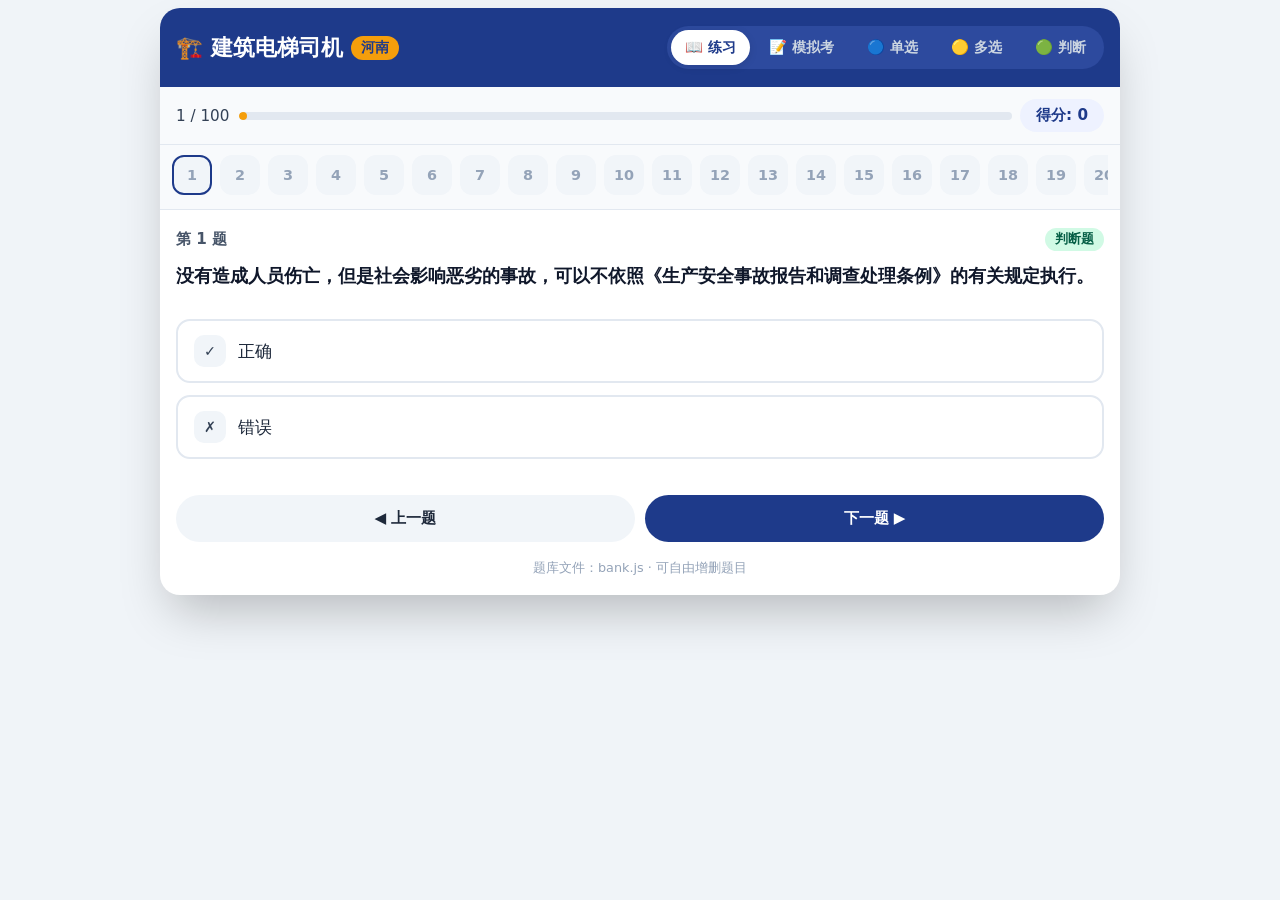
<file: kaoshi/index.html>
<!DOCTYPE html>
<html lang="zh-CN">
<head>
    <meta charset="UTF-8">
    <meta name="viewport" content="width=device-width, initial-scale=1.0, maximum-scale=1.0, user-scalable=no">
    <title>河南建筑电梯司机 · 全题型练习考试系统</title>
    <style>
        * { margin: 0; padding: 0; box-sizing: border-box; font-family: system-ui, -apple-system, 'Segoe UI', Roboto, sans-serif; -webkit-tap-highlight-color: transparent; }
        body { background: #f0f4f8; min-height: 100vh; display: flex; justify-content: center; align-items: flex-start; padding: 8px; }
        .app-container { max-width: 960px; width: 100%; background: #fff; border-radius: 20px; box-shadow: 0 25px 50px -12px rgba(0,0,0,0.25); overflow: hidden; margin: 0 auto; }
        .app-header { background: #1e3a8a; color: #fff; padding: 18px 16px; display: flex; justify-content: space-between; align-items: center; flex-wrap: wrap; gap: 10px; }
        .app-header h1 { font-size: 1.35rem; font-weight: 600; display: flex; align-items: center; gap: 8px; }
        .app-header h1 span { background: #f59e0b; font-size: 0.85rem; padding: 3px 10px; border-radius: 30px; color: #1e3a8a; font-weight: 700; }
        .mode-nav { display: flex; gap: 5px; background: #2d4a9e; padding: 4px; border-radius: 40px; flex-wrap: wrap; }
        .mode-btn { border: none; background: transparent; color: #cbd5e1; padding: 8px 14px; border-radius: 30px; font-weight: 600; font-size: 0.9rem; cursor: pointer; transition: all 0.2s; white-space: nowrap; }
        .mode-btn.active { background: #fff; color: #1e3a8a; box-shadow: 0 2px 8px rgba(0,0,0,0.1); }
        .stats-bar { display: flex; justify-content: space-between; align-items: center; padding: 12px 16px; background: #f8fafc; border-bottom: 1px solid #e2e8f0; font-size: 0.95rem; color: #334155; flex-wrap: wrap; gap: 8px; }
        .progress { display: flex; align-items: center; gap: 10px; flex: 1; min-width: 150px; }
        .progress-bar-bg { flex: 1; height: 8px; background: #e2e8f0; border-radius: 10px; overflow: hidden; }
        .progress-bar-fill { height: 100%; width: 0%; background: #f59e0b; border-radius: 10px; transition: width 0.2s; }
        .score-display { background: #eef2ff; padding: 6px 16px; border-radius: 30px; font-weight: 600; color: #1e3a8a; font-size: 0.95rem; }
        .qnav-wrapper { padding: 10px 12px 6px; background: #f8fafc; border-bottom: 1px solid #e2e8f0; }
        .qnav-scroll { display: flex; gap: 8px; overflow-x: auto; padding-bottom: 8px; scrollbar-width: thin; -webkit-overflow-scrolling: touch; }
        .qnav-scroll::-webkit-scrollbar { height: 4px; }
        .qnav-scroll::-webkit-scrollbar-thumb { background: #cbd5e1; border-radius: 4px; }
        .qnum { min-width: 40px; height: 40px; flex-shrink: 0; display: flex; align-items: center; justify-content: center; border-radius: 12px; font-size: 0.9rem; font-weight: 700; background: #f1f5f9; color: #475569; border: 2px solid transparent; cursor: pointer; transition: all 0.15s; padding: 0 4px; }
        .qnum.current { border-color: #1e3a8a; background: #eef2ff; color: #1e3a8a; }
        .qnum.correct { background: #d1fae5; color: #065f46; border-color: #10b981; }
        .qnum.wrong { background: #fee2e2; color: #991b1b; border-color: #ef4444; }
        .qnum.unanswered { background: #f1f5f9; color: #94a3b8; }
        .qnum.selected { background: #e0e7ff; color: #1e3a8a; border-color: #6366f1; }
        .question-area { padding: 18px 16px 10px; }
        .question-number { color: #475569; font-size: 0.95rem; font-weight: 600; margin-bottom: 10px; display: flex; justify-content: space-between; align-items: center; flex-wrap: wrap; gap: 8px; }
        .type-badge { font-size: 0.8rem; padding: 3px 10px; border-radius: 20px; font-weight: 700; }
        .type-single { background: #dbeafe; color: #1e40af; }
        .type-multi { background: #fef3c7; color: #92400e; }
        .type-judge { background: #d1fae5; color: #065f46; }
        .question-text { font-size: 1.15rem; font-weight: 600; color: #0f172a; line-height: 1.6; margin-bottom: 18px; min-height: 2.5rem; }
        .options-list { display: flex; flex-direction: column; gap: 12px; margin-bottom: 14px; }
        .option-item { display: flex; align-items: center; gap: 12px; padding: 14px 16px; background: #fff; border: 2px solid #e2e8f0; border-radius: 14px; cursor: pointer; transition: all 0.15s; font-size: 1.05rem; color: #1e293b; }
        .option-item:hover { background: #f8fafc; }
        .option-item.selected { border-color: #6366f1; background: #eef2ff; }
        .option-item.correct-highlight { border-color: #10b981; background: #ecfdf5; }
        .option-item.wrong-highlight { border-color: #ef4444; background: #fef2f2; }
        .option-letter { width: 32px; height: 32px; display: flex; align-items: center; justify-content: center; background: #f1f5f9; border-radius: 10px; font-weight: 700; color: #334155; flex-shrink: 0; font-size: 0.9rem; }
        .option-item.selected .option-letter { background: #6366f1; color: #fff; }
        .option-item.correct-highlight .option-letter { background: #10b981; color: #fff; }
        .option-item.wrong-highlight .option-letter { background: #ef4444; color: #fff; }
        .feedback-message { margin-top: 10px; padding: 14px 16px; border-radius: 12px; font-weight: 500; font-size: 0.95rem; line-height: 1.6; }
        .feedback-correct { background: #ecfdf5; color: #065f46; border-left: 5px solid #10b981; }
        .feedback-wrong { background: #fef2f2; color: #991b1b; border-left: 5px solid #ef4444; }
        .feedback-info { background: #eff6ff; color: #1e40af; border-left: 5px solid #3b82f6; }
        .action-buttons { display: flex; gap: 10px; padding: 12px 16px 18px; flex-wrap: wrap; }
        .btn { padding: 13px 18px; border-radius: 30px; border: none; font-weight: 600; font-size: 0.95rem; cursor: pointer; transition: all 0.2s; flex: 1; min-width: 100px; text-align: center; }
        .btn-primary { background: #1e3a8a; color: #fff; }
        .btn-primary:hover { background: #1e40af; }
        .btn-primary:disabled { background: #94a3b8; cursor: not-allowed; }
        .btn-secondary { background: #f1f5f9; color: #1e293b; }
        .btn-secondary:hover { background: #e2e8f0; }
        .btn-warning { background: #f59e0b; color: #1e3a8a; }
        .btn-warning:hover { background: #d97706; }
        .result-screen { padding: 24px 16px; text-align: center; }
        .result-screen h2 { font-size: 1.4rem; margin-bottom: 8px; }
        .result-score { font-size: 3.2rem; font-weight: 800; color: #1e3a8a; margin: 8px 0; }
        .result-pass { color: #10b981; }
        .result-fail { color: #ef4444; }
        .result-detail { background: #f8fafc; border-radius: 16px; padding: 18px; margin: 16px 0; text-align: left; line-height: 1.9; font-size: 1rem; }
        .wrong-list { margin-top: 12px; display: flex; flex-wrap: wrap; gap: 8px; }
        .wrong-list .qnum { cursor: pointer; min-width: 40px; height: 40px; border: 2px solid #ef4444; background: #fee2e2; color: #991b1b; }
        .hidden { display: none !important; }
        .footer-note { padding: 0 16px 18px; font-size: 0.8rem; color: #94a3b8; text-align: center; }
        @media (max-width: 600px) {
            .app-header { flex-direction: column; align-items: stretch; gap: 10px; padding: 14px 12px; }
            .app-header h1 { font-size: 1.2rem; justify-content: center; }
            .mode-nav { justify-content: center; }
            .mode-btn { padding: 7px 12px; font-size: 0.82rem; }
            .stats-bar { padding: 10px 12px; font-size: 0.88rem; }
            .question-area { padding: 14px 12px 8px; }
            .question-text { font-size: 1.05rem; }
            .option-item { padding: 12px 14px; font-size: 1rem; }
            .option-letter { width: 30px; height: 30px; font-size: 0.85rem; }
            .action-buttons { padding: 10px 12px 16px; }
            .btn { padding: 12px 14px; font-size: 0.9rem; }
            .qnum { min-width: 36px; height: 36px; font-size: 0.82rem; }
            .feedback-message { font-size: 0.9rem; }
        }
    </style>
</head>
<body>
<div class="app-container">
    <div class="app-header">
        <h1>🏗️ 建筑电梯司机 <span>河南</span></h1>
        <div class="mode-nav">
            <button id="modePractice" class="mode-btn active">📖 练习</button>
            <button id="modeExam" class="mode-btn">📝 模拟考</button>
            <button id="modeSingle" class="mode-btn">🔵 单选</button>
            <button id="modeMulti" class="mode-btn">🟡 多选</button>
            <button id="modeJudge" class="mode-btn">🟢 判断</button>
        </div>
    </div>
    <div class="stats-bar">
        <div class="progress">
            <span id="progressText">1 / 20</span>
            <div class="progress-bar-bg"><div id="progressFill" class="progress-bar-fill" style="width:5%"></div></div>
        </div>
        <div class="score-display" id="scoreDisplay">得分: 0</div>
    </div>
    <div class="qnav-wrapper"><div class="qnav-scroll" id="qnavScroll"></div></div>
    <div id="quizArea">
        <div class="question-area">
            <div class="question-number">
                <span id="qIndexLabel">第 1 题</span>
                <span id="qTypeBadge" class="type-badge type-single">单选题</span>
            </div>
            <div class="question-text" id="questionText">加载中...</div>
            <div class="options-list" id="optionsContainer"></div>
            <div id="feedbackContainer" class="hidden"></div>
        </div>
        <div class="action-buttons">
            <button id="prevBtn" class="btn btn-secondary" disabled>◀ 上一题</button>
            <button id="nextBtn" class="btn btn-primary">下一题 ▶</button>
            <button id="submitBtn" class="btn btn-warning hidden">提交试卷</button>
        </div>
    </div>
    <div id="resultArea" class="result-screen hidden">
        <h2>📊 考试结果</h2>
        <div class="result-score" id="finalScore">0</div>
        <p id="finalMessage"></p>
        <div class="result-detail" id="resultDetail"></div>
        <button id="restartBtn" class="btn btn-primary" style="max-width:200px;margin:10px auto;">🔄 重新开始</button>
    </div>
    <div class="footer-note">题库文件：bank.js · 可自由增删题目</div>
</div>

<!-- 引入题库文件 -->
<script src="bank.js"></script>
<script>
    // ==================== 状态 ====================
    let mode = 'practice';
    let questions = [];
    let userAnswers = [];
    let judged = [];
    let currentIndex = 0;
    let examSubmitted = false;

    const $ = id => document.getElementById(id);
    const modeBtns = { practice: $('modePractice'), exam: $('modeExam'), single: $('modeSingle'), multi: $('modeMulti'), judge: $('modeJudge') };
    const progressText = $('progressText'), progressFill = $('progressFill'), scoreDisplay = $('scoreDisplay');
    const qIndexLabel = $('qIndexLabel'), qTypeBadge = $('qTypeBadge'), questionText = $('questionText');
    const optionsContainer = $('optionsContainer'), feedbackContainer = $('feedbackContainer');
    const prevBtn = $('prevBtn'), nextBtn = $('nextBtn'), submitBtn = $('submitBtn');
    const quizArea = $('quizArea'), resultArea = $('resultArea');
    const finalScore = $('finalScore'), finalMessage = $('finalMessage'), resultDetail = $('resultDetail');
    const restartBtn = $('restartBtn');
    const qnavScroll = $('qnavScroll');

    // ==================== 工具 ====================
    function shuffle(arr) { const a=[...arr]; for(let i=a.length-1;i>0;i--){const j=Math.floor(Math.random()*(i+1));[a[i],a[j]]=[a[j],a[i]];} return a; }
    function filterByMode(m) {
        if (m === 'single') return questionBank.filter(q => q.type === 'single');
        if (m === 'multi') return questionBank.filter(q => q.type === 'multi');
        if (m === 'judge') return questionBank.filter(q => q.type === 'judge');
        return questionBank;
    }
    function initQuestions() {
        let pool = filterByMode(mode);
        if (mode === 'exam') pool = shuffle(pool).slice(0, 100);
        else pool = shuffle(pool);
        questions = pool;
        userAnswers = questions.map(q => q.type === 'multi' ? [] : -1);
        judged = questions.map(() => false);
        currentIndex = 0;
        examSubmitted = false;
        updateScore();
    }
    function isCorrect(q, ans) {
        if (q.type === 'multi') {
            if (!Array.isArray(ans) || ans.length !== q.answer.length) return false;
            return ans.slice().sort().join(',') === q.answer.slice().sort().join(',');
        }
        return ans === q.answer;
    }
    function calculateScore() {
        if (questions.length === 0) return 0;
        let correct = 0;
        questions.forEach((q, i) => {
            if (mode === 'exam') { if (examSubmitted && isCorrect(q, userAnswers[i])) correct++; }
            else { if (judged[i] && isCorrect(q, userAnswers[i])) correct++; }
        });
        return Math.round((correct / questions.length) * 100);
    }
    function updateScore() { scoreDisplay.textContent = `得分: ${calculateScore()}`; }
    function updateProgress() {
        const total = questions.length;
        const cur = total ? currentIndex + 1 : 0;
        progressText.textContent = total ? `${cur} / ${total}` : '0 / 0';
        progressFill.style.width = total ? `${(cur/total)*100}%` : '0%';
        qIndexLabel.textContent = total ? `第 ${cur} 题` : '无题目';
    }
    function typeLabel(t) {
        if (t === 'single') return { text:'单选题', cls:'type-single' };
        if (t === 'multi') return { text:'多选题', cls:'type-multi' };
        return { text:'判断题', cls:'type-judge' };
    }
    function hasSelection(q, idx) {
        if (q.type === 'multi') return Array.isArray(userAnswers[idx]) && userAnswers[idx].length > 0;
        return userAnswers[idx] !== -1;
    }

    // ==================== 题号导航 ====================
    function renderQnav() {
        qnavScroll.innerHTML = '';
        questions.forEach((q, idx) => {
            const div = document.createElement('div');
            div.className = 'qnum';
            div.textContent = idx + 1;
            if (mode === 'exam') {
                if (examSubmitted) { if (isCorrect(q, userAnswers[idx])) div.classList.add('correct'); else div.classList.add('wrong'); }
                else if (hasSelection(q, idx)) div.classList.add('selected');
                else div.classList.add('unanswered');
            } else {
                if (judged[idx]) { if (isCorrect(q, userAnswers[idx])) div.classList.add('correct'); else div.classList.add('wrong'); }
                else if (hasSelection(q, idx)) div.classList.add('selected');
                else div.classList.add('unanswered');
            }
            if (idx === currentIndex) div.classList.add('current');
            div.onclick = () => jumpTo(idx);
            qnavScroll.appendChild(div);
        });
        const curEl = qnavScroll.children[currentIndex];
        if (curEl) curEl.scrollIntoView({ inline: 'center', block: 'nearest' });
    }
    function judgeCurrent() {
        if (mode === 'exam') return;
        const q = questions[currentIndex];
        if (judged[currentIndex]) return;
        if (hasSelection(q, currentIndex)) judged[currentIndex] = true;
    }
    function jumpTo(idx) {
        if (idx === currentIndex) { renderQuestion(); renderQnav(); return; }
        judgeCurrent();
        currentIndex = idx;
        renderQuestion();
    }

    // ==================== 渲染题目 ====================
    function renderQuestion() {
        if (!questions.length) {
            questionText.textContent = '该分类下暂无题目。';
            optionsContainer.innerHTML = '';
            feedbackContainer.className = 'hidden';
            qTypeBadge.textContent = '—';
            qTypeBadge.className = 'type-badge';
            prevBtn.disabled = true; nextBtn.classList.add('hidden'); submitBtn.classList.add('hidden');
            updateProgress(); renderQnav();
            return;
        }
        const q = questions[currentIndex];
        const tl = typeLabel(q.type);
        qTypeBadge.textContent = tl.text; qTypeBadge.className = `type-badge ${tl.cls}`;
        questionText.textContent = q.question;

        const ua = userAnswers[currentIndex];
        let reveal = false;
        if (mode === 'exam') reveal = examSubmitted;
        else reveal = judged[currentIndex];

        optionsContainer.innerHTML = '';
        const letters = ['A','B','C','D','E','F'];
        let optList = q.options;
        if (q.type === 'judge') optList = ['正确', '错误'];

        optList.forEach((opt, idx) => {
            const div = document.createElement('div');
            div.className = 'option-item';
            const selected = q.type === 'multi' ? (Array.isArray(ua) && ua.includes(idx)) : (ua === idx);
            if (selected) div.classList.add('selected');
            if (reveal) {
                const correctSet = q.type === 'multi' ? q.answer : [q.answer];
                if (correctSet.includes(idx)) div.classList.add('correct-highlight');
                else if (selected) div.classList.add('wrong-highlight');
            }
            div.innerHTML = `<span class="option-letter">${q.type==='judge' ? (idx===0?'✓':'✗') : letters[idx]}</span><span>${opt}</span>`;
            div.addEventListener('click', () => handleSelect(idx));
            optionsContainer.appendChild(div);
        });

        feedbackContainer.className = 'hidden';
        feedbackContainer.innerHTML = '';
        if (reveal) {
            const correct = isCorrect(q, userAnswers[currentIndex]);
            const ansText = q.type === 'multi' ? q.answer.map(i => letters[i]).join('、') : (q.type === 'judge' ? (q.answer === 0 ? '正确' : '错误') : letters[q.answer]);
            if (correct) {
                feedbackContainer.className = 'feedback-message feedback-correct';
                feedbackContainer.innerHTML = `✅ 回答正确。${q.explanation || ''}`;
            } else {
                feedbackContainer.className = 'feedback-message feedback-wrong';
                feedbackContainer.innerHTML = `❌ 回答错误。正确答案：${ansText}。${q.explanation || ''}`;
            }
        } else if (hasSelection(q, currentIndex)) {
            feedbackContainer.className = 'feedback-message feedback-info';
            feedbackContainer.innerHTML = `✏️ 已选择，点击“下一题”或题号切换时提交判分，提交前可自由修改。`;
        }

        prevBtn.disabled = currentIndex === 0;
        nextBtn.classList.toggle('hidden', currentIndex === questions.length - 1);
        if (mode === 'exam' && !examSubmitted) submitBtn.classList.remove('hidden');
        else submitBtn.classList.add('hidden');

        const locked = reveal;
        optionsContainer.querySelectorAll('.option-item').forEach(el => el.style.pointerEvents = locked ? 'none' : 'auto');
        updateProgress(); updateScore(); renderQnav();
    }

    function handleSelect(idx) {
        if (mode === 'exam' && examSubmitted) return;
        const q = questions[currentIndex];
        if (mode !== 'exam' && judged[currentIndex]) return;
        if (q.type === 'multi') {
            let arr = userAnswers[currentIndex];
            if (!Array.isArray(arr)) arr = [];
            const pos = arr.indexOf(idx);
            if (pos === -1) arr.push(idx); else arr.splice(pos, 1);
            userAnswers[currentIndex] = arr.sort((a,b)=>a-b);
        } else {
            userAnswers[currentIndex] = idx;
        }
        updateScore(); renderQuestion();
    }

    // ==================== 导航 ====================
    function goPrev() { if (currentIndex > 0) { judgeCurrent(); currentIndex--; renderQuestion(); } }
    function goNext() { if (currentIndex < questions.length - 1) { judgeCurrent(); currentIndex++; renderQuestion(); } }

    function submitExam() {
        if (mode !== 'exam' || examSubmitted) return;
        const unanswered = questions.filter((q, i) => !hasSelection(q, i)).length;
        if (unanswered > 0 && !confirm(`还有 ${unanswered} 题未作答，确定提交吗？`)) return;
        examSubmitted = true;
        showResult();
    }

    function showResult() {
        quizArea.classList.add('hidden');
        resultArea.classList.remove('hidden');
        const score = calculateScore();
        finalScore.textContent = score;
        finalScore.className = 'result-score ' + (score >= 60 ? 'result-pass' : 'result-fail');
        finalMessage.textContent = score >= 60 ? '🎉 合格（60分及格）' : '😓 未合格，继续练习';
        finalMessage.style.color = score >= 60 ? '#10b981' : '#ef4444';
        let correct = 0;
        const wrongIndices = [];
        questions.forEach((q,i) => { if (isCorrect(q, userAnswers[i])) correct++; else wrongIndices.push(i); });
        let wrongHtml = '';
        if (wrongIndices.length > 0) {
            wrongHtml = `<div style="margin-top:14px;"><strong>❌ 错题回顾（点击题号查看）：</strong><div class="wrong-list">`;
            wrongIndices.forEach(i => { wrongHtml += `<div class="qnum" onclick="jumpTo(${i})">${i+1}</div>`; });
            wrongHtml += `</div></div>`;
        } else {
            wrongHtml = `<div style="margin-top:14px;color:#10b981;font-size:1rem;">✅ 全部正确！</div>`;
        }
        resultDetail.innerHTML = `<p><strong>总题数：</strong>${questions.length} 题</p>
            <p><strong>答对：</strong>${correct} 题</p>
            <p><strong>答错/未答：</strong>${questions.length - correct} 题</p>
            <p><strong>得分：</strong>${score} 分</p>${wrongHtml}`;
        renderQnav();
    }
    window.jumpTo = function(idx) {
        resultArea.classList.add('hidden');
        quizArea.classList.remove('hidden');
        currentIndex = idx;
        renderQuestion();
    };

    // ==================== 模式切换 ====================
    function setMode(newMode) {
        if (mode === newMode) return;
        mode = newMode;
        Object.keys(modeBtns).forEach(k => modeBtns[k].classList.toggle('active', k === newMode));
        quizArea.classList.remove('hidden');
        resultArea.classList.add('hidden');
        initQuestions();
        renderQuestion();
    }
    function restart() { setMode('practice'); initQuestions(); quizArea.classList.remove('hidden'); resultArea.classList.add('hidden'); renderQuestion(); }

    modeBtns.practice.onclick = () => setMode('practice');
    modeBtns.exam.onclick = () => setMode('exam');
    modeBtns.single.onclick = () => setMode('single');
    modeBtns.multi.onclick = () => setMode('multi');
    modeBtns.judge.onclick = () => setMode('judge');
    prevBtn.onclick = goPrev;
    nextBtn.onclick = goNext;
    submitBtn.onclick = submitExam;
    restartBtn.onclick = restart;

    initQuestions();
    renderQuestion();
</script>
</body>
</html>
</file>
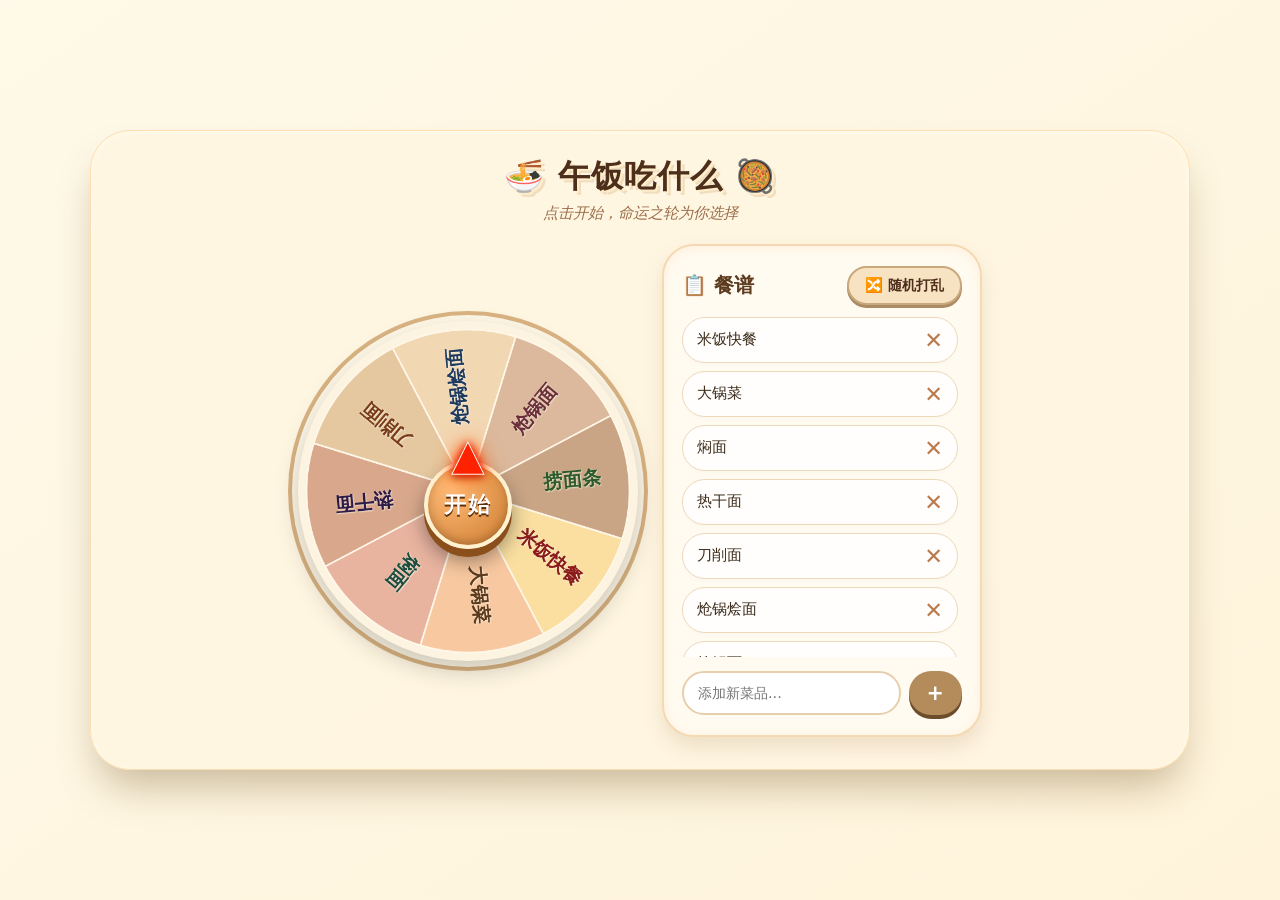
<file: chifan.html>
<!DOCTYPE html>
<html lang="en">
<head>
  <meta charset="UTF-8">
  <meta name="viewport" content="width=device-width, initial-scale=1.0, maximum-scale=1.0, user-scalable=no, viewport-fit=cover">
  <title>午饭转盘 · 今天吃什么</title>
  <style>
    * {
      box-sizing: border-box;
      font-family: system-ui, 'Segoe UI', Roboto, 'Helvetica Neue', sans-serif;
      -webkit-tap-highlight-color: transparent;
    }
    body {
      background: linear-gradient(145deg, #fef9e8 0%, #fff4db 100%);
      min-height: 100vh;
      margin: 0;
      display: flex;
      justify-content: center;
      align-items: center;
      padding: 12px;
      /* 移动端友好 */
      touch-action: manipulation;
    }
    .game-container {
      max-width: 1100px;
      width: 100%;
      background: rgba(255, 245, 225, 0.8);
      backdrop-filter: blur(6px);
      border-radius: 40px;
      padding: 24px 20px 32px;
      box-shadow: 0 25px 40px -10px rgba(100, 70, 20, 0.35),
                  inset 0 1px 4px rgba(255, 255, 240, 0.8);
      border: 1px solid #ffddb0;
    }
    h1 {
      text-align: center;
      font-size: 2rem;
      font-weight: 700;
      color: #4d2e1b;
      margin: 0 0 8px 0;
      letter-spacing: 1px;
      text-shadow: 2px 2px 0 #ffeec9, 4px 4px 0 rgba(180, 120, 50, 0.2);
    }
    .sub {
      text-align: center;
      color: #9b6e4a;
      font-weight: 500;
      margin-top: -4px;
      margin-bottom: 20px;
      font-style: italic;
      font-size: 0.95rem;
    }
    .main-panel {
      display: flex;
      flex-wrap: wrap;
      gap: 24px;
      justify-content: center;
      align-items: center;
    }
    /* 转盘区域 */
    .wheel-wrapper {
      position: relative;
      width: 340px;
      height: 340px;
      flex-shrink: 0;
      display: flex;
      justify-content: center;
      align-items: center;
    }
    canvas {
      width: 100%;
      height: 100%;
      display: block;
      border-radius: 50%;
      box-shadow: 0 10px 25px rgba(0, 0, 0, 0.2), 0 0 0 6px #fff8e7, 0 0 0 10px #d9b382;
      transition: box-shadow 0.2s;
      background: #fcf3e0;
    }
    /* 指针：醒目的亮红色箭头，始终显示在转盘上方 */
    .center-pointer {
      position: absolute;
      top: 50%;
      left: 50%;
      transform: translate(-50%, -50%);
      width: 0;
      height: 0;
      z-index: 50;
      pointer-events: none;
      display: flex;
      justify-content: center;
      align-items: center;
    }
    .center-pointer::before {
      content: "▲";
      display: block;
      font-size: 42px;
      line-height: 1;
      color: #ff2200;
      text-shadow: 
        0 0 8px #ff0000,
        0 0 16px #ff4400,
        0 0 24px #ff6600,
        0 3px 6px rgba(0,0,0,0.5);
      transform: translateY(-36px);
      font-weight: bold;
      -webkit-text-stroke: 1px #fff8e7;
    }
    /* 中央按钮（开始按钮）下移，避免被指针遮挡 */
    .spin-btn {
      position: absolute;
      top: 50%;
      left: 50%;
      transform: translate(-50%, -50%) translateY(14px);
      width: 88px;
      height: 88px;
      border-radius: 50%;
      background: radial-gradient(circle at 30% 30%, #ffbb77, #cc7b2e);
      border: 4px solid #fff2d0;
      box-shadow: 0 8px 0 #8a4f1a, 0 12px 20px rgba(0, 0, 0, 0.4), inset 0 -3px 8px rgba(0,0,0,0.2);
      color: #ffffff;
      font-weight: 800;
      font-size: 1.35rem;
      display: flex;
      justify-content: center;
      align-items: center;
      cursor: pointer;
      transition: all 0.1s ease;
      z-index: 30;
      letter-spacing: 2px;
      text-shadow: 0 2px 0 #5e2e0a;
      user-select: none;
      animation: none;
    }
    .spin-btn:active {
      transform: translate(-50%, -50%) translateY(14px) scale(0.94);
      box-shadow: 0 4px 0 #8a4f1a, 0 8px 15px rgba(0, 0, 0, 0.4);
    }
    .spin-btn.disabled {
      opacity: 0.7;
      pointer-events: none;
      filter: grayscale(0.3);
    }
    /* 右侧菜单管理 */
    .menu-panel {
      background: #fffbf0;
      border-radius: 32px;
      padding: 20px 18px;
      width: 320px;
      box-shadow: inset 0 2px 12px #ffeedd, 0 10px 20px rgba(140, 90, 40, 0.15);
      border: 2px solid #f5d9b3;
      flex-shrink: 0;
    }
    .menu-header {
      display: flex;
      justify-content: space-between;
      align-items: center;
      margin-bottom: 12px;
    }
    .menu-header h2 {
      font-size: 1.25rem;
      margin: 0;
      color: #5c3b1f;
      display: flex;
      align-items: center;
      gap: 6px;
    }
    .shuffle-btn {
      background: #f7e3c2;
      border: 2px solid #c9a87c;
      border-radius: 60px;
      padding: 8px 16px;
      font-weight: 700;
      color: #4d2e1b;
      font-size: 0.9rem;
      display: flex;
      align-items: center;
      gap: 6px;
      cursor: pointer;
      transition: 0.15s;
      box-shadow: 0 3px 0 #aa8b64;
    }
    .shuffle-btn:active {
      transform: translateY(3px);
      box-shadow: 0 0px 0 #aa8b64;
    }
    .shuffle-btn:hover {
      background: #ffe3b7;
    }
    .food-list {
      display: flex;
      flex-direction: column;
      gap: 8px;
      max-height: 340px;
      overflow-y: auto;
      padding-right: 4px;
      margin-bottom: 14px;
      scrollbar-width: thin;
      scrollbar-color: #ddb583 #f7ecdc;
    }
    .food-list::-webkit-scrollbar {
      width: 6px;
    }
    .food-list::-webkit-scrollbar-track {
      background: #f7ecdc;
      border-radius: 20px;
    }
    .food-list::-webkit-scrollbar-thumb {
      background: #ddb583;
      border-radius: 20px;
    }
    .food-item {
      display: flex;
      align-items: center;
      gap: 8px;
      background: #ffffffd9;
      padding: 6px 10px;
      border-radius: 40px;
      border: 1px solid #edd8ba;
      box-shadow: 0 2px 4px rgba(0,0,0,0.02);
      transition: 0.1s;
    }
    .food-item:hover {
      border-color: #bf9b6e;
      background: #fffcf5;
    }
    .food-input {
      flex: 1;
      border: none;
      background: transparent;
      font-size: 0.95rem;
      padding: 6px 4px;
      font-weight: 500;
      color: #3b2a18;
      outline: none;
      border-bottom: 2px dashed transparent;
      transition: 0.1s;
      min-width: 0;
    }
    .food-input:focus {
      border-bottom-color: #c9a05c;
    }
    .delete-btn {
      background: none;
      border: none;
      font-size: 1.4rem;
      line-height: 1;
      color: #bb7a4b;
      cursor: pointer;
      padding: 0 4px;
      border-radius: 30px;
      transition: 0.1s;
      font-weight: 400;
    }
    .delete-btn:hover {
      color: #b33a1a;
      background: #ffe3d6;
    }
    .add-area {
      display: flex;
      gap: 8px;
      margin-top: 8px;
    }
    .add-input {
      flex: 1;
      padding: 12px 14px;
      border-radius: 60px;
      border: 2px solid #e7cfae;
      background: white;
      font-size: 0.9rem;
      outline: none;
      transition: 0.1s;
    }
    .add-input:focus {
      border-color: #c49a5f;
      box-shadow: 0 0 0 3px #ffeacb;
    }
    .add-btn {
      background: #b48b5a;
      border: none;
      border-radius: 60px;
      padding: 0 18px;
      font-size: 1.3rem;
      font-weight: bold;
      color: white;
      cursor: pointer;
      box-shadow: 0 4px 0 #6d4c2e;
      transition: 0.1s;
      line-height: 1;
      display: flex;
      align-items: center;
      justify-content: center;
    }
    .add-btn:active {
      transform: translateY(4px);
      box-shadow: 0 0px 0 #6d4c2e;
    }
    /* 结果区域 - 隐藏，因为改用弹窗 */
    .result-area {
      display: none;
    }
    /* 弹窗提示 */
    .result-popup {
      position: fixed;
      top: 50%;
      left: 50%;
      transform: translate(-50%, -50%) scale(0.9);
      background: linear-gradient(145deg, #fff9ed, #ffefd6);
      border: 4px solid #d9a66b;
      border-radius: 50px;
      padding: 24px 36px;
      box-shadow: 0 30px 50px rgba(80, 40, 10, 0.5), inset 0 2px 10px #fff5e6;
      z-index: 1000;
      text-align: center;
      opacity: 0;
      pointer-events: none;
      transition: all 0.3s cubic-bezier(0.2, 0.9, 0.3, 1.2);
      min-width: 260px;
      max-width: 90vw;
    }
    .result-popup.show {
      opacity: 1;
      pointer-events: auto;
      transform: translate(-50%, -50%) scale(1);
    }
    .result-popup .popup-label {
      font-size: 0.95rem;
      letter-spacing: 2px;
      color: #9b6e4a;
      font-weight: 600;
      text-transform: uppercase;
      display: flex;
      justify-content: center;
      align-items: center;
      gap: 8px;
      margin-bottom: 6px;
    }
    .result-popup .popup-food {
      font-size: 2.4rem;
      font-weight: 900;
      color: #b4491b;
      line-height: 1.2;
      word-break: break-word;
      text-shadow: 3px 3px 0 #fff1d6, 6px 6px 0 rgba(200, 130, 70, 0.2);
      letter-spacing: 1px;
    }
    .result-popup .popup-close {
      margin-top: 16px;
      background: #b48b5a;
      border: none;
      border-radius: 60px;
      padding: 10px 28px;
      font-size: 1rem;
      font-weight: bold;
      color: white;
      cursor: pointer;
      box-shadow: 0 5px 0 #6d4c2e;
      transition: 0.1s;
      letter-spacing: 1px;
    }
    .result-popup .popup-close:active {
      transform: translateY(5px);
      box-shadow: 0 0px 0 #6d4c2e;
    }
    /* 遮罩 */
    .popup-overlay {
      position: fixed;
      top: 0;
      left: 0;
      width: 100%;
      height: 100%;
      background: rgba(60, 30, 10, 0.3);
      backdrop-filter: blur(3px);
      z-index: 999;
      opacity: 0;
      pointer-events: none;
      transition: opacity 0.2s;
    }
    .popup-overlay.show {
      opacity: 1;
      pointer-events: auto;
    }

    /* ========== 移动端适配 ========== */
    @media (max-width: 820px) {
      .game-container {
        padding: 18px 14px 24px;
        border-radius: 32px;
      }
      h1 {
        font-size: 1.7rem;
      }
      .sub {
        font-size: 0.85rem;
        margin-bottom: 16px;
      }
      .main-panel {
        gap: 18px;
      }
      .wheel-wrapper {
        width: 300px;
        height: 300px;
      }
      .center-pointer::before {
        font-size: 36px;
        transform: translateY(-30px);
      }
      .spin-btn {
        width: 76px;
        height: 76px;
        font-size: 1.2rem;
        transform: translate(-50%, -50%) translateY(12px);
      }
      .spin-btn:active {
        transform: translate(-50%, -50%) translateY(12px) scale(0.94);
      }
      .menu-panel {
        width: 300px;
        padding: 16px 14px;
      }
      .menu-header h2 {
        font-size: 1.1rem;
      }
      .shuffle-btn {
        padding: 7px 14px;
        font-size: 0.82rem;
      }
      .food-list {
        max-height: 280px;
      }
    }

    @media (max-width: 480px) {
      body {
        padding: 8px;
      }
      .game-container {
        padding: 14px 10px 20px;
        border-radius: 28px;
      }
      h1 {
        font-size: 1.45rem;
        letter-spacing: 0.5px;
      }
      .sub {
        font-size: 0.78rem;
        margin-bottom: 12px;
      }
      .main-panel {
        gap: 16px;
      }
      .wheel-wrapper {
        width: 280px;
        height: 280px;
      }
      canvas {
        box-shadow: 0 8px 20px rgba(0,0,0,0.2), 0 0 0 5px #fff8e7, 0 0 0 8px #d9b382;
      }
      .center-pointer::before {
        font-size: 32px;
        transform: translateY(-26px);
      }
      .spin-btn {
        width: 70px;
        height: 70px;
        font-size: 1.1rem;
        transform: translate(-50%, -50%) translateY(10px);
        letter-spacing: 1px;
      }
      .spin-btn:active {
        transform: translate(-50%, -50%) translateY(10px) scale(0.94);
      }
      .menu-panel {
        width: 100%;
        max-width: 320px;
        padding: 14px 12px;
        border-radius: 24px;
      }
      .menu-header {
        margin-bottom: 10px;
      }
      .menu-header h2 {
        font-size: 1rem;
      }
      .shuffle-btn {
        padding: 6px 12px;
        font-size: 0.75rem;
        gap: 4px;
      }
      .food-item {
        padding: 5px 8px;
      }
      .food-input {
        font-size: 0.85rem;
      }
      .delete-btn {
        font-size: 1.2rem;
      }
      .add-input {
        padding: 10px 12px;
        font-size: 0.85rem;
      }
      .add-btn {
        padding: 0 16px;
        font-size: 1.2rem;
      }
      .result-popup {
        padding: 20px 24px;
        border-radius: 40px;
      }
      .result-popup .popup-food {
        font-size: 2rem;
      }
      .result-popup .popup-close {
        padding: 8px 24px;
        font-size: 0.9rem;
      }
    }

    /* 超小屏（iPhone SE等） */
    @media (max-width: 360px) {
      .wheel-wrapper {
        width: 260px;
        height: 260px;
      }
      .center-pointer::before {
        font-size: 28px;
        transform: translateY(-24px);
      }
      .spin-btn {
        width: 64px;
        height: 64px;
        font-size: 1rem;
        transform: translate(-50%, -50%) translateY(8px);
      }
      .spin-btn:active {
        transform: translate(-50%, -50%) translateY(8px) scale(0.94);
      }
    }
  </style>
</head>
<body>
<div class="game-container">
  <h1>🍜 午饭吃什么 🥘</h1>
  <div class="sub">点击开始，命运之轮为你选择</div>

  <div class="main-panel">
    <!-- 转盘 -->
    <div class="wheel-wrapper">
      <canvas id="wheelCanvas" width="600" height="600"></canvas>
      <!-- 指针箭头：醒目的亮红色，始终显示 -->
      <div class="center-pointer"></div>
      <button class="spin-btn" id="spinBtn">开始</button>
    </div>

    <!-- 菜单管理 -->
    <div class="menu-panel">
      <div class="menu-header">
        <h2>📋 餐谱</h2>
        <button class="shuffle-btn" id="shuffleBtn" title="随机打乱餐谱顺序">
          🔀 随机打乱
        </button>
      </div>
      <div class="food-list" id="foodList"></div>
      <div class="add-area">
        <input type="text" class="add-input" id="addInput" placeholder="添加新菜品..." maxlength="20">
        <button class="add-btn" id="addBtn">+</button>
      </div>
    </div>
  </div>
</div>

<!-- 弹窗遮罩和结果弹窗 -->
<div class="popup-overlay" id="popupOverlay"></div>
<div class="result-popup" id="resultPopup">
  <div class="popup-label">🎯 今天吃什么 🎯</div>
  <div class="popup-food" id="popupFood">—</div>
  <button class="popup-close" id="popupClose">知道啦</button>
</div>

<script>
  (function(){
    // ---------- 默认餐谱 ----------
    const DEFAULT_MEALS = [
      "米饭快餐", "大锅菜", "焖面", "热干面",
      "刀削面", "炝锅烩面", "炝锅面", "捞面条"
    ];

    // ---------- 全局状态 ----------
    let meals = [...DEFAULT_MEALS];
    let isSpinning = false;
    let spinVelocity = 0;
    let currentAngle = 0;
    let spinDecay = 0.985;
    let minSpin = 0.01;
    let animationFrame = null;

    // DOM 元素
    const canvas = document.getElementById('wheelCanvas');
    const ctx = canvas.getContext('2d');
    const spinBtn = document.getElementById('spinBtn');
    const shuffleBtn = document.getElementById('shuffleBtn');
    const foodListEl = document.getElementById('foodList');
    const addInput = document.getElementById('addInput');
    const addBtn = document.getElementById('addBtn');
    
    // 弹窗元素
    const popupOverlay = document.getElementById('popupOverlay');
    const resultPopup = document.getElementById('resultPopup');
    const popupFood = document.getElementById('popupFood');
    const popupClose = document.getElementById('popupClose');

    // 扇区背景色（柔和）
    const SECTOR_COLORS = [
      '#FADFA1', '#F8C8A0', '#E8B4A0', '#D9A88C',
      '#E6C8A0', '#F2D7B3', '#DCB99C', '#C9A585',
      '#EBCBAE', '#F5D8B5', '#E0B791', '#D4A87C'
    ];

    // 文字颜色：每个扇区不同，加深、高对比度
    const TEXT_COLORS = [
      '#8B1A1A', '#5C3A1E', '#1B4D3E', '#2E1A47',
      '#7A3B1B', '#1F3A5F', '#6B2D3A', '#2C5A2A',
      '#8B4513', '#0D3B4F', '#5A2E1A', '#2E4A3B'
    ];

    // ---------- 工具函数 ----------
    // 根据转盘实际尺寸调整字体（移动端适配）
    function getMealFontSize(radius) {
      // 根据半径动态计算字体大小，移动端更大
      return Math.max(18, Math.min(34, radius * 0.14));
    }

    function drawWheel() {
      const count = meals.length;
      const width = canvas.width;
      const height = canvas.height;
      const centerX = width / 2;
      const centerY = height / 2;
      const radius = Math.min(width, height) / 2 - 15;

      ctx.clearRect(0, 0, width, height);

      if (count === 0) {
        ctx.fillStyle = '#f2e3d0';
        ctx.beginPath();
        ctx.arc(centerX, centerY, radius, 0, Math.PI * 2);
        ctx.fill();
        ctx.fillStyle = '#b38b6d';
        ctx.font = 'bold 28px system-ui, sans-serif';
        ctx.textAlign = 'center';
        ctx.textBaseline = 'middle';
        ctx.fillText('请添加菜品', centerX, centerY);
        return;
      }

      const angleStep = (Math.PI * 2) / count;
      const fontSize = getMealFontSize(radius);

      for (let i = 0; i < count; i++) {
        const startAngle = i * angleStep + currentAngle;
        const endAngle = startAngle + angleStep;

        ctx.beginPath();
        ctx.moveTo(centerX, centerY);
        ctx.arc(centerX, centerY, radius, startAngle, endAngle);
        ctx.closePath();

        ctx.fillStyle = SECTOR_COLORS[i % SECTOR_COLORS.length];
        ctx.fill();
        ctx.strokeStyle = '#fff7e8';
        ctx.lineWidth = 3;
        ctx.stroke();

        // 文字
        ctx.save();
        ctx.translate(centerX, centerY);
        ctx.rotate(startAngle + angleStep / 2);
        ctx.fillStyle = TEXT_COLORS[i % TEXT_COLORS.length];
        ctx.font = `bold ${fontSize}px "Segoe UI", system-ui, sans-serif`;
        ctx.textAlign = 'center';
        ctx.textBaseline = 'middle';
        ctx.shadowColor = 'rgba(255,255,240,0.9)';
        ctx.shadowOffsetX = 1;
        ctx.shadowOffsetY = 1;
        ctx.shadowBlur = 3;

        const mealText = meals[i] || '';
        const maxLength = 8;
        let displayText = mealText.length > maxLength ? mealText.slice(0, maxLength) + '…' : mealText;
        ctx.fillText(displayText, radius * 0.65, 0);
        ctx.restore();
      }

      // 中心装饰圆
      ctx.beginPath();
      ctx.arc(centerX, centerY, radius * 0.13, 0, Math.PI * 2);
      ctx.fillStyle = '#fff5e6';
      ctx.shadowColor = 'rgba(0,0,0,0.2)';
      ctx.shadowBlur = 12;
      ctx.fill();
      ctx.shadowColor = 'transparent';
      ctx.strokeStyle = '#dbbd98';
      ctx.lineWidth = 3;
      ctx.stroke();
    }

    function refreshUI() {
      drawWheel();
      renderFoodList();
    }

    function renderFoodList() {
      foodListEl.innerHTML = '';
      if (meals.length === 0) {
        const emptyMsg = document.createElement('div');
        emptyMsg.style.cssText = 'padding:20px;text-align:center;color:#b38b6d;font-weight:500;';
        emptyMsg.textContent = '暂无餐谱，添加一些吧';
        foodListEl.appendChild(emptyMsg);
        return;
      }

      meals.forEach((meal, index) => {
        const itemDiv = document.createElement('div');
        itemDiv.className = 'food-item';

        const input = document.createElement('input');
        input.type = 'text';
        input.className = 'food-input';
        input.value = meal;
        input.maxLength = 20;
        input.dataset.index = index;

        input.addEventListener('input', (e) => {
          const idx = Number(e.target.dataset.index);
          if (!isNaN(idx) && idx >= 0 && idx < meals.length) {
            meals[idx] = e.target.value;
            drawWheel();
          }
        });

        input.addEventListener('keydown', (e) => {
          if (e.key === 'Enter') e.target.blur();
        });

        const delBtn = document.createElement('button');
        delBtn.className = 'delete-btn';
        delBtn.innerHTML = '✕';
        delBtn.title = '删除';
        delBtn.addEventListener('click', () => {
          if (isSpinning) return;
          const idx = Number(input.dataset.index);
          if (!isNaN(idx) && idx >= 0 && idx < meals.length) {
            meals.splice(idx, 1);
            refreshUI();
          }
        });

        itemDiv.appendChild(input);
        itemDiv.appendChild(delBtn);
        foodListEl.appendChild(itemDiv);
      });
    }

    function shuffleArray(arr) {
      for (let i = arr.length - 1; i > 0; i--) {
        const j = Math.floor(Math.random() * (i + 1));
        [arr[i], arr[j]] = [arr[j], arr[i]];
      }
      return arr;
    }

    // ---------- 弹窗控制 ----------
    function showPopup(mealName) {
      popupFood.textContent = mealName;
      popupOverlay.classList.add('show');
      resultPopup.classList.add('show');
    }

    function hidePopup() {
      popupOverlay.classList.remove('show');
      resultPopup.classList.remove('show');
    }

    popupClose.addEventListener('click', hidePopup);
    popupOverlay.addEventListener('click', hidePopup);

    // ---------- 旋转逻辑 ----------
    function startSpin() {
      if (isSpinning) return;
      if (meals.length === 0) {
        alert('请先添加至少一个菜品！');
        return;
      }

      hidePopup();

      isSpinning = true;
      spinBtn.classList.add('disabled');

      spinVelocity = 0.35 + Math.random() * 0.4;
      spinDecay = 0.982 + Math.random() * 0.008;

      if (animationFrame) {
        cancelAnimationFrame(animationFrame);
        animationFrame = null;
      }

      function spinAnimation() {
        currentAngle += spinVelocity;
        spinVelocity *= spinDecay;
        currentAngle %= (Math.PI * 2);
        drawWheel();

        if (spinVelocity < minSpin) {
          isSpinning = false;
          spinBtn.classList.remove('disabled');
          spinVelocity = 0;

          const selectedMeal = getSelectedMeal();
          if (selectedMeal !== null) {
            showPopup(selectedMeal);
          }

          if (animationFrame) {
            cancelAnimationFrame(animationFrame);
            animationFrame = null;
          }
          return;
        }

        animationFrame = requestAnimationFrame(spinAnimation);
      }

      animationFrame = requestAnimationFrame(spinAnimation);
    }

    // 获取当前指针指向的餐谱（指针指向12点钟方向，即 -PI/2）
    function getSelectedMeal() {
      if (meals.length === 0) return null;
      const count = meals.length;
      const angleStep = (Math.PI * 2) / count;

      const pointerAngle = -Math.PI / 2;
      let relativeAngle = pointerAngle - currentAngle;
      relativeAngle = ((relativeAngle % (Math.PI * 2)) + Math.PI * 2) % (Math.PI * 2);

      let index = Math.floor(relativeAngle / angleStep);
      if (index >= count) index = count - 1;
      if (index < 0) index = 0;

      const eps = 0.0001;
      index = Math.floor((relativeAngle + eps) / angleStep);
      if (index >= count) index = count - 1;
      if (index < 0) index = 0;

      return meals[index] || null;
    }

    // ---------- 随机打乱 ----------
    function shuffleMeals() {
      if (isSpinning) return;
      meals = shuffleArray([...meals]);
      hidePopup();
      refreshUI();
    }

    // ---------- 添加菜品 ----------
    function addMeal() {
      if (isSpinning) return;
      const newMeal = addInput.value.trim();
      if (newMeal === '') {
        alert('请输入菜品名称');
        return;
      }
      if (meals.includes(newMeal)) {
        alert('已经存在相同菜品啦');
        return;
      }
      meals.push(newMeal);
      addInput.value = '';
      hidePopup();
      refreshUI();
      setTimeout(() => {
        foodListEl.scrollTop = foodListEl.scrollHeight;
      }, 20);
    }

    // ---------- 事件绑定 ----------
    spinBtn.addEventListener('click', startSpin);
    shuffleBtn.addEventListener('click', shuffleMeals);
    addBtn.addEventListener('click', addMeal);
    addInput.addEventListener('keydown', (e) => {
      if (e.key === 'Enter') {
        e.preventDefault();
        addMeal();
      }
    });
    addInput.addEventListener('keypress', (e) => {
      if (e.key === ' ') e.stopPropagation();
    });

    // ---------- 初始化 ----------
    function init() {
      currentAngle = 0.3;
      refreshUI();
    }

    init();
  })();
</script>
</body>
</html>
</file>
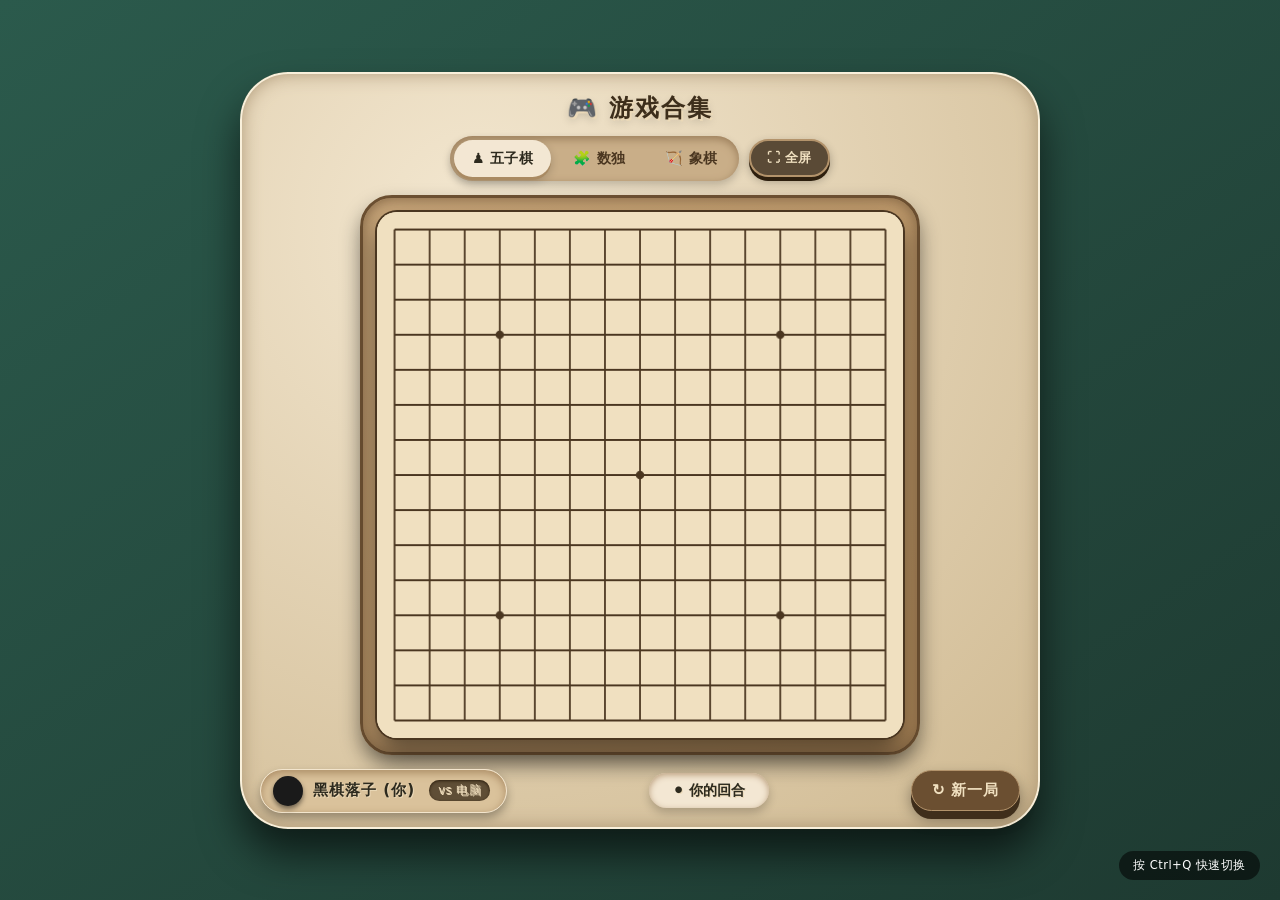
<file: yx.html>
<!DOCTYPE html>
<html lang="en">
<head>
    <meta charset="UTF-8">
    <meta name="viewport" content="width=device-width, initial-scale=1.0, maximum-scale=1.0, user-scalable=no, viewport-fit=cover">
    <title>游戏合集 · 五子棋 · 数独 · 象棋</title>
    <style>
        * {
            margin: 0;
            padding: 0;
            box-sizing: border-box;
            user-select: none;
            -webkit-tap-highlight-color: transparent;
        }

        html, body {
            min-height: 100vh;
            font-family: 'Segoe UI', Roboto, system-ui, sans-serif;
        }

        body {
            background: linear-gradient(145deg, #2b5a4c 0%, #1e3a31 100%);
            display: flex;
            align-items: center;
            justify-content: center;
            padding: 12px;
            transition: background 0.2s;
        }

        .main-container {
            background: #e8d5b5;
            background-image: radial-gradient(circle at 30% 20%, #f3e7d0, #cfb991);
            border-radius: 48px;
            box-shadow: 0 25px 40px rgba(0, 0, 0, 0.6), inset 0 0 0 2px #f9f0db, inset 0 0 20px #a58e6d;
            padding: 20px 20px 16px 20px;
            display: flex;
            flex-direction: column;
            align-items: center;
            max-width: 800px;
            width: 100%;
            transition: background 0.3s, background-image 0.3s, box-shadow 0.3s;
        }

        .main-container.theme-gomoku {
            background: #e8d5b5;
            background-image: radial-gradient(circle at 30% 20%, #f3e7d0, #cfb991);
            box-shadow: 0 25px 40px rgba(0, 0, 0, 0.6), inset 0 0 0 2px #f9f0db, inset 0 0 20px #a58e6d;
        }

        .main-container.theme-sudoku {
            background: #cdd8ec;
            background-image: radial-gradient(circle at 30% 20%, #e4ebf7, #b3c2dd);
            box-shadow: 0 25px 40px rgba(0, 0, 0, 0.6), inset 0 0 0 2px #eef3fc, inset 0 0 20px #8a9cc0;
        }

        .main-container.theme-xiangqi {
            background: #e8d5b5;
            background-image: radial-gradient(circle at 30% 20%, #f3e7d0, #cfb991);
            box-shadow: 0 25px 40px rgba(0, 0, 0, 0.6), inset 0 0 0 2px #f9f0db, inset 0 0 20px #a58e6d;
        }

        h1 {
            margin: 0 0 12px 0;
            font-size: 1.5rem;
            font-weight: 700;
            color: #3d2e1b;
            text-shadow: 2px 2px 0 #ebd9b8, 0 4px 8px rgba(0, 0, 0, 0.15);
            letter-spacing: 2px;
            transition: color 0.3s, text-shadow 0.3s;
            text-align: center;
        }

        .main-container.theme-sudoku h1 {
            color: #1e2b4a;
            text-shadow: 2px 2px 0 #d4dff2, 0 4px 8px rgba(0, 0, 0, 0.15);
        }

        .top-bar {
            display: flex;
            align-items: center;
            gap: 10px;
            margin-bottom: 14px;
            flex-wrap: wrap;
            justify-content: center;
            width: 100%;
        }

        .game-tabs {
            display: flex;
            gap: 4px;
            background: #c9ae88;
            padding: 4px;
            border-radius: 60px;
            box-shadow: inset 0 3px 8px #9a7d5a, 0 4px 8px rgba(0, 0, 0, 0.2);
            transition: background 0.3s, box-shadow 0.3s;
        }

        .game-tabs.sudoku-active {
            background: #a9b8d6;
            box-shadow: inset 0 3px 8px #7486ad, 0 4px 8px rgba(0, 0, 0, 0.2);
        }

        .game-tabs.xiangqi-active {
            background: #c9ae88;
            box-shadow: inset 0 3px 8px #9a7d5a, 0 4px 8px rgba(0, 0, 0, 0.2);
        }

        .game-tabs button {
            font-family: inherit;
            font-weight: 700;
            font-size: 0.88rem;
            padding: 9px 18px;
            border: none;
            border-radius: 50px;
            cursor: pointer;
            background: transparent;
            color: #4a3620;
            transition: all 0.2s;
            letter-spacing: 0.3px;
            box-shadow: none;
            white-space: nowrap;
        }

        .game-tabs.sudoku-active button {
            color: #1e2b4a;
        }

        .game-tabs button.active {
            background: #f3e7d3;
            color: #2d2a1e;
            box-shadow: 0 3px 0 #a98a62, 0 4px 10px rgba(0, 0, 0, 0.2);
        }

        .game-tabs.sudoku-active button.active {
            background: #f0f5ff;
            color: #1e2b4a;
            box-shadow: 0 3px 0 #7182a8, 0 4px 10px rgba(0, 0, 0, 0.2);
        }

        .fullscreen-btn {
            background: #5a4a36;
            color: #f0e0c0;
            border: 2px solid #b3936b;
            border-radius: 50px;
            padding: 8px 16px;
            font-size: 0.82rem;
            font-weight: 700;
            cursor: pointer;
            box-shadow: 0 4px 0 #2d1f0e, 0 4px 10px rgba(0, 0, 0, 0.3);
            transition: all 0.1s ease;
            letter-spacing: 0.5px;
            white-space: nowrap;
        }

        .fullscreen-btn:active {
            transform: translateY(3px);
            box-shadow: 0 1px 0 #2d1f0e, 0 4px 10px rgba(0, 0, 0, 0.3);
        }

        .fullscreen-btn:hover {
            background: #6f5a42;
        }

        .fullscreen-btn.active {
            background: #3d5a6b;
            border-color: #8fb0c0;
            box-shadow: 0 4px 0 #1e2e3a, 0 4px 10px rgba(0, 0, 0, 0.3);
        }

        .game-panel {
            display: none;
            width: 100%;
            flex-direction: column;
            align-items: center;
        }
        .game-panel.active {
            display: flex;
        }

        /* ========== 五子棋样式 ========== */
        .board-wrapper {
            background: #b58d5c;
            background: linear-gradient(135deg, #c9a77b, #b58d5c);
            padding: 14px;
            border-radius: 32px;
            box-shadow: inset 0 0 15px #7a5e3f, 0 10px 20px rgba(0, 0, 0, 0.4);
            border: 3px solid #6b4f31;
            width: 100%;
            max-width: 560px;
        }

        #gobanCanvas {
            display: block;
            width: 100%;
            height: auto;
            aspect-ratio: 1 / 1;
            border-radius: 20px;
            box-shadow: 0 0 0 2px #4a3620, 0 15px 25px rgba(0, 0, 0, 0.5);
            cursor: pointer;
            transition: filter 0.2s;
            background: #f0e0c0;
        }

        #gobanCanvas:active {
            filter: brightness(0.98);
        }

        .info-panel {
            display: flex;
            width: 100%;
            margin-top: 14px;
            justify-content: space-between;
            align-items: center;
            color: #2d2a1e;
            font-weight: 600;
            text-shadow: 1px 1px 0 #ebd9b8;
            gap: 8px;
            flex-wrap: wrap;
        }

        .turn-indicator {
            display: flex;
            align-items: center;
            gap: 10px;
            background: #dac29b;
            padding: 6px 16px 6px 12px;
            border-radius: 60px;
            box-shadow: inset 0 3px 8px #aa8b64, 0 5px 10px rgba(0, 0, 0, 0.3);
            border: 1px solid #f3e5cd;
        }

        .stone-preview {
            width: 30px;
            height: 30px;
            border-radius: 50%;
            background: #1a1a1a;
            box-shadow: 0 3px 5px rgba(0, 0, 0, 0.5);
            transition: background 0.2s, box-shadow 0.2s;
            flex-shrink: 0;
        }

        .stone-preview.white {
            background: #f5f5f5;
            box-shadow: 0 0 0 1px #aaa, 0 3px 5px rgba(0, 0, 0, 0.3);
        }

        .turn-text {
            font-size: 0.95rem;
            letter-spacing: 1px;
        }

        .message {
            font-size: 0.9rem;
            background: #f3e7d3;
            padding: 8px 18px;
            border-radius: 50px;
            box-shadow: inset 0 2px 6px #bb9f7e, 0 5px 10px rgba(0, 0, 0, 0.2);
            color: #2d2a1e;
            font-weight: 600;
            min-width: 120px;
            text-align: center;
        }

        .btn-reset {
            background: #6b4f31;
            border: none;
            color: #f0e0c0;
            font-size: 0.95rem;
            font-weight: bold;
            padding: 9px 20px;
            border-radius: 40px;
            cursor: pointer;
            box-shadow: 0 8px 0 #3f2e1b, 0 8px 15px rgba(0, 0, 0, 0.4);
            transition: all 0.1s ease;
            letter-spacing: 1px;
            border: 1px solid #b3936b;
        }

        .btn-reset:active {
            transform: translateY(6px);
            box-shadow: 0 2px 0 #3f2e1b, 0 8px 15px rgba(0, 0, 0, 0.4);
        }

        .btn-reset:hover {
            background: #7f5f3d;
        }

        .mode-tag {
            font-size: 0.72rem;
            background: #5f4e36;
            color: #ebd9b8;
            padding: 3px 9px;
            border-radius: 40px;
            letter-spacing: 0.5px;
            font-weight: 500;
            margin-left: 4px;
            box-shadow: inset 0 1px 3px #2d1f0e;
        }

        /* ========== 数独样式 ========== */
        .controls {
            display: flex;
            flex-wrap: wrap;
            align-items: center;
            justify-content: center;
            gap: 10px 12px;
            margin-bottom: 14px;
            background: #b6c4de;
            padding: 10px 16px;
            border-radius: 60px;
            box-shadow: inset 0 3px 8px #8496b8, 0 5px 10px rgba(0, 0, 0, 0.3);
            border: 1px solid #e0e8f5;
            width: 100%;
            max-width: 560px;
        }

        .control-group {
            display: flex;
            align-items: center;
            gap: 6px;
        }

        .control-group label {
            font-weight: 600;
            color: #1e2b4a;
            text-shadow: 1px 1px 0 #d4dff2;
            font-size: 0.85rem;
        }

        select, .sudoku-btn {
            font-family: inherit;
            font-weight: 600;
            border: none;
            border-radius: 40px;
            padding: 6px 14px;
            font-size: 0.85rem;
            cursor: pointer;
            transition: all 0.1s ease;
            box-shadow: 0 4px 0 #5f6f8f, 0 4px 10px rgba(0, 0, 0, 0.2);
            background: #eef3fc;
            color: #1e2b4a;
            border: 1px solid #f5f8ff;
        }

        select {
            padding: 6px 12px;
            appearance: none;
            background-image: url("data:image/svg+xml,%3Csvg xmlns='http://www.w3.org/2000/svg' width='12' height='8' viewBox='0 0 12 8'%3E%3Cpath d='M1 1l5 5 5-5' stroke='%231e2b4a' stroke-width='2' fill='none'/%3E%3C/svg%3E");
            background-repeat: no-repeat;
            background-position: right 8px center;
            padding-right: 26px;
            cursor: pointer;
        }

        .sudoku-btn {
            background: #3f5680;
            color: #eef3fc;
            border: 1px solid #8298c0;
            box-shadow: 0 6px 0 #2a3b5c, 0 6px 12px rgba(0, 0, 0, 0.4);
        }

        .sudoku-btn:active {
            transform: translateY(4px);
            box-shadow: 0 2px 0 #2a3b5c, 0 6px 12px rgba(0, 0, 0, 0.4);
        }

        .sudoku-btn:hover {
            background: #526a99;
        }

        .sudoku-btn.secondary {
            background: #5f7a8a;
            border-color: #8fb0c0;
            box-shadow: 0 6px 0 #3b4e5a, 0 6px 12px rgba(0, 0, 0, 0.4);
        }

        .sudoku-btn.secondary:hover {
            background: #7593a5;
        }

        .sudoku-btn.secondary:active {
            box-shadow: 0 2px 0 #3b4e5a, 0 6px 12px rgba(0, 0, 0, 0.4);
        }

        .sudoku-btn.tentative {
            background: #c77a2a;
            border-color: #e8a050;
            box-shadow: 0 6px 0 #8a4e16, 0 6px 12px rgba(0, 0, 0, 0.4);
        }
        .sudoku-btn.tentative:hover {
            background: #d98b3a;
        }
        .sudoku-btn.tentative.active {
            background: #e89a3a;
            box-shadow: 0 6px 0 #8a4e16, 0 0 0 3px #fff5e0, 0 6px 12px rgba(0, 0, 0, 0.4);
        }

        .sudoku-board-wrapper {
            background: #9fb0d0;
            background: linear-gradient(135deg, #b5c5e2, #9fb0d0);
            padding: 12px;
            border-radius: 28px;
            box-shadow: inset 0 0 15px #6f82a8, 0 10px 20px rgba(0, 0, 0, 0.4);
            border: 3px solid #4a5f8a;
            margin-bottom: 12px;
            width: 100%;
            max-width: 560px;
            overflow-x: auto;
        }

        #sudokuBoard {
            display: grid;
            gap: 0;
            border-radius: 10px;
            overflow: hidden;
            box-shadow: 0 0 0 3px #2c3b5c, 0 10px 20px rgba(0, 0, 0, 0.5);
            background: #2c3b5c;
            margin: 0 auto;
            width: fit-content;
        }

        .cell {
            width: 44px;
            height: 44px;
            display: flex;
            align-items: center;
            justify-content: center;
            font-size: 1.3rem;
            font-weight: 700;
            background: #f2f6fc;
            color: #1e2b4a;
            transition: background 0.15s, color 0.15s;
            cursor: pointer;
            border: 1px solid #9aabcc;
            box-sizing: border-box;
            text-shadow: 1px 1px 0 #dde6f5;
            position: relative;
        }

        .cell.fixed {
            background: #d5e0f2;
            color: #1a2b4a;
            font-weight: 800;
            cursor: default;
            text-shadow: 1px 1px 0 #eef3fc;
        }

        .cell.user-filled {
            color: #0d5ec7;
            font-weight: 800;
            font-size: 1.5rem;
            text-shadow: 0 0 1px #7fb3f0;
            letter-spacing: -0.5px;
        }

        .cell.tentative {
            color: #d97a00;
            font-weight: 800;
            font-size: 1.5rem;
            text-shadow: 0 0 1px #ffc880;
            letter-spacing: -0.5px;
            background: #fff8ee;
        }

        .cell.tentative::after {
            content: '?';
            position: absolute;
            top: 2px;
            right: 4px;
            font-size: 0.55rem;
            color: #d97a00;
            font-weight: 900;
            opacity: 0.85;
            line-height: 1;
        }

        .cell.highlight-row,
        .cell.highlight-col,
        .cell.highlight-box {
            background: #e3ebf7;
        }
        .cell.highlight-row.highlight-col,
        .cell.highlight-row.highlight-box,
        .cell.highlight-col.highlight-box {
            background: #d8e3f5;
        }
        .cell.highlight-row.highlight-col.highlight-box {
            background: #cfdcf2;
        }

        .cell.selected {
            background: #f7d98a !important;
            box-shadow: inset 0 0 0 3px #b8862c !important;
            z-index: 2;
        }

        .cell.selected.user-filled {
            color: #0d5ec7;
        }

        .cell.selected.tentative {
            color: #d97a00;
        }

        .cell.selected.fixed {
            color: #1a2b4a;
        }

        .cell.error {
            background: #f5b5b5;
            color: #a11;
        }

        .cell.error.selected {
            background: #f7d98a !important;
            color: #a11;
        }

        .cell.error.user-filled {
            color: #a11;
        }

        .cell.error.tentative {
            color: #a11;
        }

        .board-6 .cell {
            width: 52px;
            height: 52px;
            font-size: 1.6rem;
        }

        .board-9 .cell {
            width: 44px;
            height: 44px;
            font-size: 1.3rem;
        }

        .board-6 .cell.user-filled,
        .board-6 .cell.tentative {
            font-size: 1.9rem;
        }

        .board-9 .cell.user-filled,
        .board-9 .cell.tentative {
            font-size: 1.5rem;
        }

        .board-9 .cell[data-row="2"], .board-9 .cell[data-row="5"] {
            border-bottom: 3px solid #2c3b5c;
        }
        .board-9 .cell[data-col="2"], .board-9 .cell[data-col="5"] {
            border-right: 3px solid #2c3b5c;
        }
        .board-6 .cell[data-row="1"], .board-6 .cell[data-row="3"] {
            border-bottom: 3px solid #2c3b5c;
        }
        .board-6 .cell[data-col="2"] {
            border-right: 3px solid #2c3b5c;
        }

        .numbers-pad {
            display: flex;
            flex-wrap: wrap;
            gap: 8px;
            justify-content: center;
            margin-top: 6px;
        }

        .num-btn {
            width: 44px;
            height: 44px;
            border-radius: 50%;
            background: #c2d0e8;
            border: 2px solid #8496b8;
            font-size: 1.2rem;
            font-weight: 700;
            color: #1e2b4a;
            display: flex;
            align-items: center;
            justify-content: center;
            cursor: pointer;
            box-shadow: 0 5px 0 #5f6f8f, 0 5px 10px rgba(0, 0, 0, 0.3);
            transition: all 0.08s ease;
            user-select: none;
        }

        .num-btn:active {
            transform: translateY(4px);
            box-shadow: 0 1px 0 #5f6f8f, 0 5px 10px rgba(0, 0, 0, 0.3);
        }

        .num-btn:hover {
            background: #d5e0f2;
        }

        .num-btn.tentative-mode {
            background: #f0d4b0;
            border-color: #d97a00;
            color: #8a4e16;
            box-shadow: 0 5px 0 #8a4e16, 0 5px 10px rgba(0, 0, 0, 0.3);
        }
        .num-btn.tentative-mode:hover {
            background: #f8e0c4;
        }

        .status-bar {
            display: flex;
            width: 100%;
            justify-content: center;
            align-items: center;
            margin-top: 8px;
        }

        .sudoku-message-box {
            font-size: 0.9rem;
            background: #eef3fc;
            padding: 8px 20px;
            border-radius: 50px;
            box-shadow: inset 0 2px 6px #9aabcc, 0 5px 10px rgba(0, 0, 0, 0.2);
            color: #1e2b4a;
            font-weight: 600;
            min-width: 120px;
            text-align: center;
            max-width: 100%;
            word-break: break-word;
        }

        .footer-note {
            margin-top: 10px;
            font-size: 0.75rem;
            color: #3a4a6b;
            font-weight: 500;
            letter-spacing: 0.5px;
            text-shadow: 1px 1px 0 #d4dff2;
            text-align: center;
            line-height: 1.6;
        }

        .footer-note .blue-dot {
            display: inline-block;
            width: 10px;
            height: 10px;
            border-radius: 50%;
            background: #0d5ec7;
            margin: 0 3px;
            vertical-align: middle;
        }
        .footer-note .orange-dot {
            display: inline-block;
            width: 10px;
            height: 10px;
            border-radius: 50%;
            background: #d97a00;
            margin: 0 3px;
            vertical-align: middle;
        }

        /* ========== 象棋样式 ========== */
        .xiangqi-app {
            width: 100%;
            max-width: 560px;
        }

        .xiangqi-top-bar {
            display: flex;
            align-items: center;
            justify-content: space-between;
            gap: 8px;
            margin-bottom: 10px;
            padding: 0 4px;
            flex-wrap: wrap;
        }

        .xiangqi-turn-indicator {
            background: #2b1b0e;
            color: #f0e2c5;
            padding: 8px 18px;
            border-radius: 40px;
            font-weight: 600;
            font-size: 0.95rem;
            box-shadow: 0 4px 6px rgba(0,0,0,0.3);
            white-space: nowrap;
            overflow: hidden;
            text-overflow: ellipsis;
            flex: 1;
            text-align: center;
            min-width: 100px;
        }

        .xiangqi-btn-group {
            display: flex;
            gap: 8px;
            flex-shrink: 0;
        }

        .xiangqi-reset-btn {
            background: #5a3e2a;
            border: none;
            color: #f0e2c5;
            padding: 8px 18px;
            border-radius: 40px;
            font-weight: 600;
            font-size: 0.9rem;
            cursor: pointer;
            box-shadow: 0 4px 6px rgba(0,0,0,0.3);
            transition: 0.1s;
            white-space: nowrap;
            display: flex;
            align-items: center;
            gap: 5px;
        }

        .xiangqi-reset-btn:active {
            transform: scale(0.95);
            background: #3e2c1a;
        }

        .xiangqi-newgame-btn {
            background: #3f6a4a;
            border: none;
            color: #e8f5e0;
            padding: 8px 18px;
            border-radius: 40px;
            font-weight: 600;
            font-size: 0.9rem;
            cursor: pointer;
            box-shadow: 0 4px 6px rgba(0,0,0,0.3);
            transition: 0.1s;
            white-space: nowrap;
            display: flex;
            align-items: center;
            gap: 5px;
        }

        .xiangqi-newgame-btn:active {
            transform: scale(0.95);
            background: #2a4a32;
        }

        .xiangqi-newgame-btn:hover {
            background: #4f7a5a;
        }

        .xiangqi-mode-bar {
            display: flex;
            align-items: center;
            justify-content: space-between;
            gap: 8px;
            margin-bottom: 12px;
            padding: 0 4px;
            flex-wrap: wrap;
        }

        .xiangqi-mode-buttons {
            display: flex;
            gap: 8px;
            background: #b49a7a;
            padding: 4px;
            border-radius: 40px;
            box-shadow: inset 0 2px 5px rgba(0,0,0,0.2);
        }

        .xiangqi-mode-btn {
            border: none;
            background: transparent;
            color: #2e1e0f;
            font-weight: 600;
            font-size: 0.9rem;
            padding: 7px 16px;
            border-radius: 30px;
            cursor: pointer;
            transition: all 0.2s;
            letter-spacing: 0.5px;
            flex: 1;
            text-align: center;
        }

        .xiangqi-mode-btn.active {
            background: #f5e6d3;
            color: #2b1b0e;
            box-shadow: 0 2px 8px rgba(0,0,0,0.25), inset 0 1px 2px white;
        }

        .xiangqi-difficulty-group {
            display: flex;
            align-items: center;
            gap: 6px;
            background: #d9c4a8;
            padding: 4px 10px 4px 12px;
            border-radius: 40px;
            box-shadow: inset 0 2px 5px rgba(0,0,0,0.15);
        }

        .xiangqi-difficulty-group label {
            font-size: 0.78rem;
            font-weight: 600;
            color: #4a3620;
            white-space: nowrap;
        }

        .xiangqi-difficulty-select {
            font-family: inherit;
            font-weight: 600;
            font-size: 0.8rem;
            padding: 5px 22px 5px 10px;
            border: 1px solid #b3936b;
            border-radius: 30px;
            background: #f5e6d3;
            color: #2e1e0f;
            cursor: pointer;
            appearance: none;
            background-image: url("data:image/svg+xml,%3Csvg xmlns='http://www.w3.org/2000/svg' width='10' height='6' viewBox='0 0 10 6'%3E%3Cpath d='M1 1l4 4 4-4' stroke='%234a3620' stroke-width='1.5' fill='none'/%3E%3C/svg%3E");
            background-repeat: no-repeat;
            background-position: right 8px center;
            box-shadow: 0 2px 4px rgba(0,0,0,0.1);
        }

        .xiangqi-difficulty-select:focus {
            outline: none;
            border-color: #d97a00;
        }

        .xiangqi-board-wrapper {
            position: relative;
            width: 100%;
            aspect-ratio: 1 / 1;
            background: #d9b382;
            border-radius: 20px;
            padding: 10px;
            box-shadow: inset 0 0 0 3px #f5e6d3, 0 12px 20px rgba(0,0,0,0.5);
            margin-bottom: 10px;
        }

        #xiangqiCanvas {
            display: block;
            width: 100% !important;
            height: 100% !important;
            border-radius: 12px;
            cursor: pointer;
            touch-action: none;
            background: #ecceaa;
            box-shadow: inset 0 0 0 1px #b48b5a;
        }

        .capture-bar {
            display: flex;
            flex-wrap: wrap;
            gap: 6px 10px;
            margin-bottom: 10px;
            padding: 6px 10px;
            background: #d4bc9a;
            border-radius: 16px;
            min-height: 40px;
            align-items: center;
            font-size: 0.8rem;
            box-shadow: inset 0 2px 5px rgba(0,0,0,0.1);
        }

        .capture-item {
            display: inline-flex;
            align-items: center;
            gap: 3px;
            padding: 3px 8px;
            border-radius: 20px;
            background: #f5e6d3;
            font-weight: 500;
            box-shadow: 0 1px 3px rgba(0,0,0,0.15);
            animation: popIn 0.3s ease;
        }

        .capture-item.red-captured { border-left: 4px solid #b22222; }
        .capture-item.black-captured { border-left: 4px solid #1a1a1a; }

        .capture-char {
            font-family: "KaiTi", "楷体", serif;
            font-size: 1rem;
            font-weight: bold;
        }

        .capture-char.red { color: #b22222; }
        .capture-char.black { color: #1a1a1a; }

        .capture-arrow {
            font-size: 0.7rem;
            color: #6b4e2e;
        }

        @keyframes popIn {
            0% { transform: scale(0.6); opacity: 0; }
            100% { transform: scale(1); opacity: 1; }
        }

        .empty-capture {
            color: #7a623e;
            font-style: italic;
            font-size: 0.8rem;
            opacity: 0.8;
        }

        .xiangqi-tip-panel {
            min-height: 56px;
            background: #cbb08b;
            border-radius: 20px;
            padding: 8px 16px;
            font-size: 0.88rem;
            font-weight: 500;
            color: #2e1e0f;
            display: flex;
            align-items: center;
            justify-content: center;
            text-align: center;
            box-shadow: inset 0 2px 6px rgba(0,0,0,0.15);
            margin-bottom: 8px;
            letter-spacing: 0.3px;
            transition: background 0.2s;
            line-height: 1.45;
            flex-wrap: wrap;
            gap: 4px;
        }

        .xiangqi-tip-panel .rule-text {
            font-size: 0.78rem;
            color: #4a2e1a;
            width: 100%;
            margin-top: 2px;
            font-weight: 400;
        }

        /* ========== 胜利弹窗 ========== */
        .win-overlay {
            position: fixed;
            inset: 0;
            background: rgba(0, 0, 0, 0.6);
            backdrop-filter: blur(4px);
            z-index: 5000;
            display: flex;
            align-items: center;
            justify-content: center;
            opacity: 0;
            visibility: hidden;
            transition: opacity 0.3s, visibility 0.3s;
        }

        .win-overlay.show {
            opacity: 1;
            visibility: visible;
        }

        .win-modal {
            background: #fff;
            border-radius: 32px;
            padding: 36px 40px 28px 40px;
            text-align: center;
            box-shadow: 0 30px 60px rgba(0, 0, 0, 0.5);
            max-width: 360px;
            width: 90%;
            transform: scale(0.85);
            transition: transform 0.3s cubic-bezier(0.34, 1.56, 0.64, 1);
        }

        .win-overlay.show .win-modal {
            transform: scale(1);
        }

        .win-emoji {
            font-size: 4rem;
            line-height: 1;
            margin-bottom: 12px;
            display: block;
        }

        .win-title {
            font-size: 1.5rem;
            font-weight: 800;
            color: #2d2a1e;
            margin-bottom: 8px;
            letter-spacing: 1px;
        }

        .win-subtitle {
            font-size: 0.95rem;
            color: #666;
            margin-bottom: 22px;
            font-weight: 500;
        }

        .win-btn {
            background: #6b4f31;
            color: #f0e0c0;
            border: none;
            padding: 12px 36px;
            border-radius: 40px;
            font-size: 1.05rem;
            font-weight: 700;
            cursor: pointer;
            box-shadow: 0 8px 0 #3f2e1b, 0 8px 15px rgba(0, 0, 0, 0.3);
            transition: all 0.1s ease;
            letter-spacing: 1px;
        }

        .win-btn:active {
            transform: translateY(6px);
            box-shadow: 0 2px 0 #3f2e1b, 0 8px 15px rgba(0, 0, 0, 0.3);
        }

        .win-btn:hover {
            background: #7f5f3d;
        }

        .win-btn.sudoku {
            background: #3f5680;
            box-shadow: 0 8px 0 #2a3b5c, 0 8px 15px rgba(0, 0, 0, 0.3);
        }

        .win-btn.sudoku:hover {
            background: #526a99;
        }

        .win-btn.sudoku:active {
            box-shadow: 0 2px 0 #2a3b5c, 0 8px 15px rgba(0, 0, 0, 0.3);
        }

        .win-btn.xiangqi {
            background: #5a3e2a;
            box-shadow: 0 8px 0 #2e1e0f, 0 8px 15px rgba(0, 0, 0, 0.3);
        }

        .win-btn.xiangqi:hover {
            background: #7a5a3e;
        }

        /* ========== 老板键 · Word 伪装界面 ========== */
        .boss-mode {
            display: none;
            position: fixed;
            inset: 0;
            background: #f3f3f3;
            z-index: 9999;
            flex-direction: column;
            font-family: 'Calibri', 'Segoe UI', Arial, sans-serif;
            overflow: auto;
        }

        .boss-mode.active {
            display: flex;
        }

        .word-titlebar {
            background: #2b579a;
            color: #fff;
            height: 32px;
            display: flex;
            align-items: center;
            padding: 0 12px;
            font-size: 12px;
            font-weight: 400;
            flex-shrink: 0;
            justify-content: space-between;
        }

        .word-titlebar .title-left {
            display: flex;
            align-items: center;
            gap: 8px;
            overflow: hidden;
            white-space: nowrap;
            text-overflow: ellipsis;
        }

        .word-titlebar .word-icon {
            width: 16px;
            height: 16px;
            background: #fff;
            border-radius: 2px;
            display: flex;
            align-items: center;
            justify-content: center;
            color: #2b579a;
            font-weight: bold;
            font-size: 11px;
            font-family: 'Calibri', sans-serif;
            flex-shrink: 0;
        }

        .word-titlebar .window-controls {
            display: flex;
            gap: 12px;
            font-size: 13px;
            flex-shrink: 0;
        }

        .word-ribbon {
            background: #f3f2f1;
            border-bottom: 1px solid #d4d4d4;
            padding: 5px 12px;
            display: flex;
            gap: 16px;
            font-size: 11px;
            color: #333;
            flex-wrap: wrap;
            flex-shrink: 0;
        }

        .word-ribbon .ribbon-item {
            display: flex;
            align-items: center;
            gap: 3px;
            padding: 2px 6px;
            border-radius: 3px;
            cursor: default;
            white-space: nowrap;
        }

        .word-ribbon .ribbon-item:hover {
            background: #e6e6e6;
        }

        .word-ribbon .separator {
            width: 1px;
            background: #d4d4d4;
            margin: 0 2px;
        }

        .word-document {
            flex: 1;
            background: #e6e6e6;
            padding: 16px 10px;
            display: flex;
            justify-content: center;
            overflow: auto;
        }

        .word-page {
            background: #fff;
            width: 794px;
            max-width: 100%;
            min-height: 1050px;
            box-shadow: 0 2px 8px rgba(0, 0, 0, 0.15);
            padding: 40px 32px;
            font-family: 'Calibri', '宋体', 'SimSun', Arial, sans-serif;
            font-size: 14px;
            line-height: 1.65;
            color: #222;
        }

        .word-page h2 {
            font-size: 20px;
            font-weight: 700;
            margin: 0 0 6px 0;
            color: #2b579a;
        }

        .word-page .subtitle {
            font-size: 11px;
            color: #888;
            margin-bottom: 22px;
            border-bottom: 1px solid #e0e0e0;
            padding-bottom: 10px;
        }

        .word-page p {
            margin: 0 0 10px 0;
            text-indent: 2em;
        }

        .word-page .qa-title {
            font-weight: 700;
            color: #1a3a6a;
            margin-top: 16px;
            margin-bottom: 6px;
            text-indent: 0;
        }

        .word-page .qa-answer {
            margin: 0 0 10px 0;
            padding-left: 2em;
            text-indent: 0;
        }

        .word-page .highlight-text {
            background: #fff9c4;
            padding: 1px 3px;
            border-radius: 2px;
        }

        .word-page .cursor-blink {
            display: inline-block;
            width: 2px;
            height: 15px;
            background: #222;
            vertical-align: middle;
            animation: blink 1s step-end infinite;
            margin-left: 1px;
        }

        @keyframes blink {
            0%, 100% { opacity: 1; }
            50% { opacity: 0; }
        }

        .word-statusbar {
            background: #2b579a;
            color: #fff;
            height: 24px;
            display: flex;
            align-items: center;
            justify-content: space-between;
            padding: 0 12px;
            font-size: 11px;
            flex-shrink: 0;
        }

        .word-statusbar .status-left {
            display: flex;
            gap: 14px;
        }

        .word-statusbar .status-right {
            display: flex;
            gap: 14px;
        }

        .boss-hint {
            position: fixed;
            bottom: 20px;
            right: 20px;
            background: rgba(0, 0, 0, 0.55);
            color: #fff;
            padding: 7px 14px;
            border-radius: 20px;
            font-size: 0.72rem;
            font-weight: 500;
            letter-spacing: 0.5px;
            pointer-events: none;
            opacity: 0;
            transition: opacity 0.3s;
            z-index: 10000;
        }

        .boss-hint.show {
            opacity: 1;
        }

        /* ========== 全屏模式 ========== */
        .fullscreen-active body {
            background: #1a1a1a;
            padding: 0;
        }

        .fullscreen-active .main-container {
            max-width: 100%;
            border-radius: 0;
            padding: 10px 10px 8px 10px;
            min-height: 100vh;
            justify-content: flex-start;
            background-image: none;
        }

        .fullscreen-active .main-container.theme-gomoku {
            background: #d4c0a0;
        }

        .fullscreen-active .main-container.theme-sudoku {
            background: #b8c6e0;
        }

        .fullscreen-active .main-container.theme-xiangqi {
            background: #d4c0a0;
        }

        .fullscreen-active .board-wrapper,
        .fullscreen-active .sudoku-board-wrapper,
        .fullscreen-active .xiangqi-board-wrapper {
            max-width: 100%;
        }

        .fullscreen-active .controls {
            max-width: 100%;
        }

        .fullscreen-active h1 {
            font-size: 1.1rem;
            margin-bottom: 6px;
        }

        .fullscreen-active .top-bar {
            margin-bottom: 8px;
        }

        @media (max-width: 600px) {
            .fullscreen-active #gobanCanvas { border-radius: 12px; }
            .fullscreen-active .board-wrapper { padding: 6px; border-radius: 20px; }
            .fullscreen-active .sudoku-board-wrapper { padding: 6px; border-radius: 16px; }
            .fullscreen-active .xiangqi-board-wrapper { padding: 6px; border-radius: 16px; }
            .fullscreen-active .cell { width: 36px !important; height: 36px !important; font-size: 1.05rem !important; }
            .fullscreen-active .board-6 .cell { width: 44px !important; height: 44px !important; font-size: 1.3rem !important; }
            .fullscreen-active .board-9 .cell { width: 36px !important; height: 36px !important; font-size: 1.05rem !important; }
            .fullscreen-active .board-9 .cell.user-filled,
            .fullscreen-active .board-9 .cell.tentative { font-size: 1.2rem !important; }
            .fullscreen-active .board-6 .cell.user-filled,
            .fullscreen-active .board-6 .cell.tentative { font-size: 1.45rem !important; }
            .fullscreen-active .num-btn { width: 38px; height: 38px; font-size: 1.05rem; }
        }

        @media (max-width: 600px) {
            body { padding: 8px; align-items: flex-start; }
            .main-container { padding: 14px 12px 12px 12px; border-radius: 32px; }
            h1 { font-size: 1.15rem; margin-bottom: 10px; }
            .game-tabs button { font-size: 0.78rem; padding: 7px 12px; }
            .fullscreen-btn { font-size: 0.75rem; padding: 6px 12px; }
            .board-wrapper { padding: 10px; border-radius: 24px; }
            .info-panel { gap: 6px; flex-wrap: wrap; justify-content: center; }
            .turn-indicator { padding: 4px 12px 4px 10px; gap: 6px; }
            .stone-preview { width: 24px; height: 24px; }
            .turn-text { font-size: 0.8rem; }
            .mode-tag { font-size: 0.65rem; padding: 2px 7px; }
            .message { font-size: 0.8rem; padding: 6px 12px; min-width: 90px; }
            .btn-reset { font-size: 0.8rem; padding: 7px 14px; }
            .controls { padding: 8px 10px; gap: 8px; }
            .control-group label { font-size: 0.78rem; }
            select, .sudoku-btn { font-size: 0.78rem; padding: 5px 10px; }
            select { padding-right: 22px; background-position: right 6px center; }
            .sudoku-board-wrapper { padding: 8px; border-radius: 20px; }
            .cell { width: 34px !important; height: 34px !important; font-size: 1rem !important; }
            .board-6 .cell { width: 40px !important; height: 40px !important; font-size: 1.2rem !important; }
            .board-9 .cell { width: 34px !important; height: 34px !important; font-size: 1rem !important; }
            .board-9 .cell.user-filled,
            .board-9 .cell.tentative { font-size: 1.15rem !important; }
            .board-6 .cell.user-filled,
            .board-6 .cell.tentative { font-size: 1.35rem !important; }
            .num-btn { width: 36px; height: 36px; font-size: 1rem; }
            .numbers-pad { gap: 6px; }
            .sudoku-message-box { font-size: 0.78rem; padding: 6px 14px; }
            .footer-note { font-size: 0.68rem; }
            .word-page { padding: 20px 14px; font-size: 12px; min-height: 800px; }
            .word-page h2 { font-size: 17px; }
            .word-ribbon { gap: 10px; font-size: 10px; padding: 4px 8px; }
            .word-statusbar { font-size: 10px; gap: 8px; }
            .word-titlebar { font-size: 11px; height: 28px; padding: 0 8px; }
            .boss-hint { bottom: 14px; right: 14px; font-size: 0.65rem; padding: 5px 10px; }
            .win-modal { padding: 24px 20px 20px 20px; border-radius: 24px; }
            .win-emoji { font-size: 3rem; }
            .win-title { font-size: 1.2rem; }
            .win-subtitle { font-size: 0.85rem; }
            .win-btn { padding: 10px 28px; font-size: 0.95rem; }
            .xiangqi-mode-btn { font-size: 0.75rem; padding: 6px 10px; }
            .xiangqi-tip-panel { font-size: 0.8rem; min-height: 48px; padding: 6px 10px; }
            .xiangqi-turn-indicator { font-size: 0.8rem; padding: 6px 10px; }
            .xiangqi-reset-btn, .xiangqi-newgame-btn { font-size: 0.75rem; padding: 6px 10px; }
            .xiangqi-btn-group { gap: 4px; }
            .xiangqi-difficulty-group { padding: 3px 8px 3px 8px; }
            .xiangqi-difficulty-group label { font-size: 0.7rem; }
            .xiangqi-difficulty-select { font-size: 0.72rem; padding: 4px 20px 4px 8px; }
            .xiangqi-top-bar { gap: 6px; }
        }

        @media (max-width: 380px) {
            .cell { width: 30px !important; height: 30px !important; font-size: 0.9rem !important; }
            .board-6 .cell { width: 34px !important; height: 34px !important; font-size: 1rem !important; }
            .board-9 .cell { width: 30px !important; height: 30px !important; font-size: 0.9rem !important; }
            .board-9 .cell.user-filled,
            .board-9 .cell.tentative { font-size: 1rem !important; }
            .board-6 .cell.user-filled,
            .board-6 .cell.tentative { font-size: 1.1rem !important; }
            .num-btn { width: 32px; height: 32px; font-size: 0.9rem; }
            h1 { font-size: 1.05rem; }
            .turn-indicator { padding: 3px 10px 3px 8px; }
            .stone-preview { width: 20px; height: 20px; }
            .turn-text { font-size: 0.72rem; }
            .game-tabs button { font-size: 0.7rem; padding: 6px 10px; }
            .xiangqi-reset-btn, .xiangqi-newgame-btn { font-size: 0.68rem; padding: 5px 8px; }
            .xiangqi-turn-indicator { font-size: 0.72rem; padding: 5px 8px; }
            .xiangqi-mode-btn { font-size: 0.7rem; padding: 5px 8px; }
        }
    </style>
</head>
<body>

    <div class="main-container theme-gomoku" id="gameUI">
        <h1>🎮 游戏合集</h1>

        <div class="top-bar">
            <div class="game-tabs" id="gameTabs">
                <button id="tabGomoku" class="active">♟️ 五子棋</button>
                <button id="tabSudoku">🧩 数独</button>
                <button id="tabXiangqi">🏹 象棋</button>
            </div>
            <button class="fullscreen-btn" id="fullscreenBtn">⛶ 全屏</button>
        </div>

        <!-- ===== 五子棋面板 ===== -->
        <div class="game-panel active" id="gomokuPanel">
            <div class="board-wrapper">
                <canvas id="gobanCanvas" width="540" height="540"></canvas>
            </div>
            <div class="info-panel">
                <div class="turn-indicator">
                    <div class="stone-preview" id="stonePreview"></div>
                    <span class="turn-text" id="turnText">黑棋落子</span>
                    <span class="mode-tag">vs 电脑</span>
                </div>
                <div class="message" id="gomokuMessage">⚫ 你的回合</div>
                <button class="btn-reset" id="resetGomokuBtn">↻ 新一局</button>
            </div>
        </div>

        <!-- ===== 数独面板 ===== -->
        <div class="game-panel" id="sudokuPanel">
            <div class="controls">
                <div class="control-group">
                    <label for="sizeSelect">类型</label>
                    <select id="sizeSelect">
                        <option value="9">9宫格 (1-9)</option>
                        <option value="6">6宫格 (1-6)</option>
                    </select>
                </div>
                <div class="control-group">
                    <label for="difficultySelect">难度</label>
                    <select id="difficultySelect">
                        <option value="easy">简单</option>
                        <option value="medium" selected>中等</option>
                        <option value="hard">困难</option>
                    </select>
                </div>
                <button id="newSudokuBtn" class="sudoku-btn">✨ 新游戏</button>
                <button id="checkSudokuBtn" class="sudoku-btn secondary">✅ 检查</button>
                <button id="tentativeModeBtn" class="sudoku-btn tentative">❓ 疑问</button>
            </div>

            <div class="sudoku-board-wrapper">
                <div id="sudokuBoard" class="board-9"></div>
            </div>

            <div class="numbers-pad" id="numbersPad"></div>

            <div class="status-bar">
                <div class="sudoku-message-box" id="sudokuMessage">选择数字填入</div>
            </div>

            <div class="footer-note">
                <span class="blue-dot"></span> 蓝色 = 确定数字 &nbsp;|&nbsp;
                <span class="orange-dot"></span> 橙色 = 疑问数字（点击 ❓ 疑问 按钮切换）<br>
                点击格子后点击数字填入 | 双击清空
            </div>
        </div>

        <!-- ===== 象棋面板 ===== -->
        <div class="game-panel" id="xiangqiPanel">
            <div class="xiangqi-app">
                <div class="xiangqi-top-bar">
                    <div class="xiangqi-turn-indicator" id="xiangqiTurnIndicator">红方走棋</div>
                    <div class="xiangqi-btn-group">
                        <button class="xiangqi-newgame-btn" id="xiangqiNewGameBtn">✨ 新一局</button>
                        <button class="xiangqi-reset-btn" id="xiangqiResetBtn">🔄 重开</button>
                    </div>
                </div>

                <div class="xiangqi-mode-bar">
                    <div class="xiangqi-mode-buttons">
                        <button class="xiangqi-mode-btn active" id="xiangqiModeTeach">📖 教学</button>
                        <button class="xiangqi-mode-btn" id="xiangqiModePlay">⚔️ 实战</button>
                    </div>
                    <div class="xiangqi-difficulty-group">
                        <label for="xiangqiDifficulty">难度</label>
                        <select id="xiangqiDifficulty" class="xiangqi-difficulty-select">
                            <option value="easy">简单</option>
                            <option value="medium" selected>中等</option>
                            <option value="hard">困难</option>
                        </select>
                    </div>
                </div>

                <div class="xiangqi-board-wrapper">
                    <canvas id="xiangqiCanvas" width="600" height="600"></canvas>
                </div>

                <div class="capture-bar" id="captureBar">
                    <span class="empty-capture">暂无吃子记录</span>
                </div>

                <div class="xiangqi-tip-panel" id="xiangqiTipPanel">
                    <span id="xiangqiTipMain">点击棋子查看走法</span>
                    <div class="rule-text" id="xiangqiRuleText"></div>
                </div>
            </div>
        </div>
    </div>

    <!-- ================= 胜利弹窗 ================= -->
    <div class="win-overlay" id="winOverlay">
        <div class="win-modal">
            <span class="win-emoji" id="winEmoji">🎉</span>
            <div class="win-title" id="winTitle">胜利！</div>
            <div class="win-subtitle" id="winSubtitle"></div>
            <button class="win-btn" id="winBtn">再来一局</button>
        </div>
    </div>

    <!-- ================= 老板键 · Word 伪装界面 ================= -->
    <div class="boss-mode" id="bossMode">
        <div class="word-titlebar">
            <div class="title-left">
                <div class="word-icon">W</div>
                <span>V法造型工艺技术问答.docx - Word</span>
            </div>
            <div class="window-controls">
                <span>—</span>
                <span>□</span>
                <span>✕</span>
            </div>
        </div>

        <div class="word-ribbon">
            <span class="ribbon-item">📄 文件</span>
            <span class="ribbon-item">🏠 开始</span>
            <span class="ribbon-item">📎 插入</span>
            <span class="ribbon-item">📐 布局</span>
            <span class="ribbon-item">🔗 引用</span>
            <span class="ribbon-item">📧 邮件</span>
            <span class="ribbon-item">🔍 审阅</span>
            <span class="ribbon-item">👁️ 视图</span>
            <span class="ribbon-item">🛠️ 帮助</span>
            <span class="separator"></span>
            <span class="ribbon-item">📝 批注</span>
            <span class="ribbon-item">🔤 字体</span>
            <span class="ribbon-item">📏 段落</span>
        </div>

        <div class="word-document">
            <div class="word-page">
                <h2>V法造型工艺技术问答</h2>
                <div class="subtitle">整理：技术部 &nbsp;|&nbsp; 分类：铸造工艺 &nbsp;|&nbsp; 版本：V1.0</div>

                <p class="qa-title">1、V法造型的工艺，什么样的件适合于V法造型工艺？</p>
                <p class="qa-answer">答：只要能覆膜和能下芯，就能用V法干。但有些活同上它就不能用V法工艺。因为V法工艺不是万能工艺，看它的技术要求和铸件的几何形状来决定。</p>

                <p class="qa-title">2、V法用模型如何打抽气孔，抽气孔的孔径多大？</p>
                <p class="qa-answer">答：1、用￠8-10毫米的气塞，孔距不超过100毫米。<br>
                2、用1.2--1.5毫米的钢针打孔，孔距不超过50毫米。<br>
                3、凹进去的打，凸出来的不打，根部打孔。<br>
                4、打孔要根据具体几何形状来定。注：冻天还复天。<br>
                5、抽气孔的孔径多大那要看型板的大小几何形状来定。吸气管直径：0.75"、1"、2"。<br>
                小型板抽气管外径32—38安1—2棵管；中大型外径38--50安2棵管；大型外径50也可放4棵抽气管。主要看是生产线还是简艺造型，是木型板还是铝型板还是钢木结合钢铝型板。还有玻璃钢型。<br>
                6、覆膜实抽负压，要求低压大流量，覆膜时间在4—5秒钟内覆完最好。真空应用：<br>
                ①、模具在抽真空的状态下覆膜。<br>
                ②、薄膜边缘密封以保证模膜之间不漏气。<br>
                ③、压力没有严格要求，从20mmHg到400mmHg均可。<br>
                ④、保证真空度很重要，但是要在薄膜冷却之前将其落下。这个间隔的最佳时间为5S。</p>

                <p class="qa-title">3、V法造型如何根据工件尺寸定砂箱的尺寸，砂箱的高度与长、宽有无关系，如果高度不合适会出现塌箱的现象吗？</p>
                <p class="qa-answer">答：要看铸件大小薄厚和几何形状定砂箱大小，上下砂箱的高度吃砂量大于四周的吃砂量。上箱比下箱吃砂量要大些才好，但是必须看铸件大小，是每箱一件、还是两件，宽是多少来定。加箱带还是不加箱带：1、看宽度；2、看深度；3、有抽气箱带；4、还要加固箱带，解决抬箱（涨箱跑火等等可能要出的问题）。注：是做通用箱，还是专用箱。<br>
                如果高度不合适会出现塌砂的现象。关键是设计要如法。砂塌、箱不塌的。你将会看到金属中的热量并不会破坏塑料膜，但是，薄膜一接触金属液便会蒸发，这使铸型不能继续保持真空。也就是说，型内压力等于型腔内压力，由于重力作用——铸型会坍塌或移动。<br>
                但是，当金属液接触薄膜并停留在那儿时，一件有趣的事情发生了。薄膜蒸发，然后渗入砂中在金属周围形成一个壳状痂皮。不同的是芯盒造型中砂里含热调节树脂，而V法薄膜中含热塑成分。<br>
                这就是V法造型的秘密所在。当薄膜蒸发时，真空流失——薄膜的密封柱能立即被金属自身取代。于是金属凝固真空度不变。</p>

                <p class="qa-title">4、砂箱的尺寸定下后如何选择真空泵？</p>
                <p class="qa-answer">答：1、砂箱的体积是多少，有多大立方。<br>
                2、一个立方砂箱体积要有4个立方气体来保压，这是指造型。还没加覆膜时用气，覆膜最好单用一台真空泵，单独跑管道和工位器。但是浇注时每一个立方砂箱要有6到9个立方的气体流量来保护，浇注时维持浇注时气体的流失不出现塌砂和保证砂型的硬度（刚度）不塌砂。那您的生产节拍是怎么定的？每小时造几型（箱）？每包浇几箱？每炉（电炉）出几包？想带几付砂箱浇注后砂箱又出现漏气那怎么办？怎么处理？注：真空泵应按80％来计算。还要考虑稳压除尘罐的大小，体积是浇注时的砂箱三到五倍。最关键是浇注时的稳压保证。现在只有变频起动能保证稳压在选定的数值上不塌砂，要不就是大马拉小车。<span class="cursor-blink"></span></p>

                <div style="margin-top: 30px; border-top: 1px solid #e0e0e0; padding-top: 12px; font-size: 11px; color: #999;">
                    文档编号：TECH-V-2026-001 &nbsp;|&nbsp; 密级：内部 &nbsp;|&nbsp; 最后编辑：技术部
                </div>
            </div>
        </div>

        <div class="word-statusbar">
            <div class="status-left">
                <span>第 1 页，共 1 页</span>
                <span>2,156 个字</span>
                <span>中文(简体)</span>
            </div>
            <div class="status-right">
                <span>🔍 100%</span>
                <span>📝 编辑模式</span>
            </div>
        </div>
    </div>

    <div class="boss-hint" id="bossHint">按 Ctrl+Q 快速切换</div>

    <script>
        (function() {
            // ============================================================
            // 全局：老板键
            // ============================================================
            const bossMode = document.getElementById('bossMode');
            const gameUI = document.getElementById('gameUI');
            const bossHint = document.getElementById('bossHint');
            let isBossMode = false;

            function toggleBossMode() {
                isBossMode = !isBossMode;
                if (isBossMode) {
                    bossMode.classList.add('active');
                    gameUI.style.display = 'none';
                } else {
                    bossMode.classList.remove('active');
                    gameUI.style.display = 'flex';
                }
            }

            document.addEventListener('keydown', function(e) {
                if ((e.ctrlKey || e.metaKey) && (e.key === 'q' || e.key === 'Q')) {
                    e.preventDefault();
                    toggleBossMode();
                }
                if (isBossMode && e.key === 'Escape') {
                    toggleBossMode();
                }
            });

            let hintTimer = null;
            function showBossHint() {
                bossHint.classList.add('show');
                if (hintTimer) clearTimeout(hintTimer);
                hintTimer = setTimeout(() => {
                    bossHint.classList.remove('show');
                }, 2500);
            }
            setTimeout(showBossHint, 1000);

            // ============================================================
            // 全屏
            // ============================================================
            const fullscreenBtn = document.getElementById('fullscreenBtn');
            const bodyEl = document.body;

            function updateFullscreenUI() {
                const isFull = !!document.fullscreenElement ||
                               !!document.webkitFullscreenElement ||
                               !!document.mozFullScreenElement ||
                               !!document.msFullscreenElement;
                if (isFull) {
                    fullscreenBtn.textContent = '⛶ 退出全屏';
                    fullscreenBtn.classList.add('active');
                    bodyEl.classList.add('fullscreen-active');
                } else {
                    fullscreenBtn.textContent = '⛶ 全屏';
                    fullscreenBtn.classList.remove('active');
                    bodyEl.classList.remove('fullscreen-active');
                }
                setTimeout(() => {
                    if (window._redrawGomoku) window._redrawGomoku();
                    if (window._redrawXiangqi) window._redrawXiangqi();
                }, 50);
            }

            function toggleFullscreen() {
                const docEl = document.documentElement;
                if (!document.fullscreenElement && !document.webkitFullscreenElement &&
                    !document.mozFullScreenElement && !document.msFullscreenElement) {
                    if (docEl.requestFullscreen) docEl.requestFullscreen().catch(() => {});
                    else if (docEl.webkitRequestFullscreen) docEl.webkitRequestFullscreen();
                    else if (docEl.mozRequestFullScreen) docEl.mozRequestFullScreen();
                    else if (docEl.msRequestFullscreen) docEl.msRequestFullscreen();
                } else {
                    if (document.exitFullscreen) document.exitFullscreen().catch(() => {});
                    else if (document.webkitExitFullscreen) document.webkitExitFullscreen();
                    else if (document.mozCancelFullScreen) document.mozCancelFullScreen();
                    else if (document.msExitFullscreen) document.msExitFullscreen();
                }
            }

            fullscreenBtn.addEventListener('click', toggleFullscreen);
            document.addEventListener('fullscreenchange', updateFullscreenUI);
            document.addEventListener('webkitfullscreenchange', updateFullscreenUI);
            document.addEventListener('mozfullscreenchange', updateFullscreenUI);
            document.addEventListener('MSFullscreenChange', updateFullscreenUI);

            // ============================================================
            // 胜利弹窗（修复：回调执行前先隐藏弹窗，确保新游戏正常开始）
            // ============================================================
            const winOverlay = document.getElementById('winOverlay');
            const winEmoji = document.getElementById('winEmoji');
            const winTitle = document.getElementById('winTitle');
            const winSubtitle = document.getElementById('winSubtitle');
            const winBtn = document.getElementById('winBtn');
            let winBtnCallback = null;

            function showWinModal(config) {
                winEmoji.textContent = config.emoji || '🎉';
                winTitle.textContent = config.title || '胜利！';
                winSubtitle.textContent = config.subtitle || '';
                winBtn.classList.remove('sudoku', 'xiangqi');
                if (config.sudokuTheme) winBtn.classList.add('sudoku');
                if (config.xiangqiTheme) winBtn.classList.add('xiangqi');
                winBtnCallback = config.onButton || null;
                winOverlay.classList.add('show');
            }

            function hideWinModal() {
                winOverlay.classList.remove('show');
                winBtnCallback = null;
            }

            // 关键：点击按钮时先隐藏弹窗，再执行回调
            winBtn.addEventListener('click', () => {
                const cb = winBtnCallback;
                hideWinModal();
                if (cb) {
                    // 用 setTimeout 确保弹窗已隐藏、DOM 更新完成后再执行
                    setTimeout(cb, 50);
                }
            });

            winOverlay.addEventListener('click', (e) => {
                if (e.target === winOverlay) {
                    const cb = winBtnCallback;
                    hideWinModal();
                    if (cb) {
                        setTimeout(cb, 50);
                    }
                }
            });

            // ============================================================
            // 游戏标签 & 主题切换
            // ============================================================
            const mainContainer = document.getElementById('gameUI');
            const gameTabs = document.getElementById('gameTabs');
            const tabGomoku = document.getElementById('tabGomoku');
            const tabSudoku = document.getElementById('tabSudoku');
            const tabXiangqi = document.getElementById('tabXiangqi');
            const gomokuPanel = document.getElementById('gomokuPanel');
            const sudokuPanel = document.getElementById('sudokuPanel');
            const xiangqiPanel = document.getElementById('xiangqiPanel');

            function switchToGomoku() {
                mainContainer.classList.remove('theme-sudoku', 'theme-xiangqi');
                mainContainer.classList.add('theme-gomoku');
                gameTabs.classList.remove('sudoku-active', 'xiangqi-active');
                tabGomoku.classList.add('active');
                tabSudoku.classList.remove('active');
                tabXiangqi.classList.remove('active');
                gomokuPanel.classList.add('active');
                sudokuPanel.classList.remove('active');
                xiangqiPanel.classList.remove('active');
                setTimeout(() => {
                    if (window._redrawGomoku) window._redrawGomoku();
                }, 50);
            }

            function switchToSudoku() {
                mainContainer.classList.remove('theme-gomoku', 'theme-xiangqi');
                mainContainer.classList.add('theme-sudoku');
                gameTabs.classList.add('sudoku-active');
                gameTabs.classList.remove('xiangqi-active');
                tabSudoku.classList.add('active');
                tabGomoku.classList.remove('active');
                tabXiangqi.classList.remove('active');
                sudokuPanel.classList.add('active');
                gomokuPanel.classList.remove('active');
                xiangqiPanel.classList.remove('active');
            }

            function switchToXiangqi() {
                mainContainer.classList.remove('theme-gomoku', 'theme-sudoku');
                mainContainer.classList.add('theme-xiangqi');
                gameTabs.classList.add('xiangqi-active');
                gameTabs.classList.remove('sudoku-active');
                tabXiangqi.classList.add('active');
                tabGomoku.classList.remove('active');
                tabSudoku.classList.remove('active');
                xiangqiPanel.classList.add('active');
                gomokuPanel.classList.remove('active');
                sudokuPanel.classList.remove('active');
                setTimeout(() => {
                    if (window._redrawXiangqi) window._redrawXiangqi();
                }, 50);
            }

            tabGomoku.addEventListener('click', switchToGomoku);
            tabSudoku.addEventListener('click', switchToSudoku);
            tabXiangqi.addEventListener('click', switchToXiangqi);

            // ============================================================
            // 五子棋
            // ============================================================
            (function() {
                const BOARD_SIZE = 15;
                const CELL_SIZE = 540 / BOARD_SIZE;
                const RADIUS = CELL_SIZE * 0.42;
                const LINE_COLOR = '#4a3620';
                const BOARD_COLOR = '#f0e0c0';
                const PLAYER = 1, COMPUTER = 2;

                const canvas = document.getElementById('gobanCanvas');
                const ctx = canvas.getContext('2d');
                const stonePreview = document.getElementById('stonePreview');
                const turnText = document.getElementById('turnText');
                const gomokuMessage = document.getElementById('gomokuMessage');
                const resetGomokuBtn = document.getElementById('resetGomokuBtn');

                let board = [], currentPlayer = PLAYER, gameOver = false, winner = null;
                let winningLine = [], isComputerThinking = false, lastComputerMove = null;

                function initBoardData() {
                    board = Array.from({ length: BOARD_SIZE }, () => Array(BOARD_SIZE).fill(0));
                    currentPlayer = PLAYER; gameOver = false; winner = null;
                    winningLine = []; isComputerThinking = false; lastComputerMove = null;
                }

                function drawGlow(row, col, color, radiusMul = 2.2) {
                    const x = col * CELL_SIZE + CELL_SIZE / 2;
                    const y = row * CELL_SIZE + CELL_SIZE / 2;
                    const glowRadius = RADIUS * radiusMul;
                    const gradient = ctx.createRadialGradient(x, y, RADIUS * 0.5, x, y, glowRadius);
                    gradient.addColorStop(0, color);
                    gradient.addColorStop(1, 'rgba(255, 255, 255, 0)');
                    ctx.beginPath();
                    ctx.arc(x, y, glowRadius, 0, 2 * Math.PI);
                    ctx.fillStyle = gradient;
                    ctx.fill();
                }

                function renderBoard() {
                    ctx.fillStyle = BOARD_COLOR;
                    ctx.fillRect(0, 0, canvas.width, canvas.height);
                    ctx.lineWidth = 1.8; ctx.strokeStyle = LINE_COLOR;
                    for (let i = 0; i < BOARD_SIZE; i++) {
                        const pos = i * CELL_SIZE + CELL_SIZE / 2;
                        ctx.beginPath(); ctx.moveTo(pos, CELL_SIZE / 2);
                        ctx.lineTo(pos, canvas.height - CELL_SIZE / 2); ctx.stroke();
                    }
                    for (let i = 0; i < BOARD_SIZE; i++) {
                        const pos = i * CELL_SIZE + CELL_SIZE / 2;
                        ctx.beginPath(); ctx.moveTo(CELL_SIZE / 2, pos);
                        ctx.lineTo(canvas.width - CELL_SIZE / 2, pos); ctx.stroke();
                    }
                    const starPoints = [3, 7, 11];
                    ctx.fillStyle = LINE_COLOR;
                    for (let r of starPoints) {
                        for (let c of starPoints) {
                            if ((r === 7 && c === 7) || (r === 3 && c === 3) || (r === 3 && c === 11) || (r === 11 && c === 3) || (r === 11 && c === 11)) {
                                const x = c * CELL_SIZE + CELL_SIZE / 2;
                                const y = r * CELL_SIZE + CELL_SIZE / 2;
                                ctx.beginPath(); ctx.arc(x, y, CELL_SIZE * 0.12, 0, 2 * Math.PI);
                                ctx.fillStyle = '#4a3620'; ctx.fill();
                            }
                        }
                    }
                    for (let row = 0; row < BOARD_SIZE; row++) {
                        for (let col = 0; col < BOARD_SIZE; col++) {
                            const stone = board[row][col];
                            if (stone === 0) continue;
                            const x = col * CELL_SIZE + CELL_SIZE / 2;
                            const y = row * CELL_SIZE + CELL_SIZE / 2;
                            if (lastComputerMove && lastComputerMove.row === row && lastComputerMove.col === col && winningLine.length === 0) {
                                drawGlow(row, col, 'rgba(80, 180, 255, 0.85)', 2.4);
                            }
                            ctx.shadowColor = 'rgba(0, 0, 0, 0.5)'; ctx.shadowBlur = 8;
                            ctx.shadowOffsetX = 2; ctx.shadowOffsetY = 2;
                            const gradient = ctx.createRadialGradient(
                                x - RADIUS * 0.3, y - RADIUS * 0.3, RADIUS * 0.2, x, y, RADIUS);
                            if (stone === 1) {
                                gradient.addColorStop(0, '#2b2b2b'); gradient.addColorStop(0.7, '#111111'); gradient.addColorStop(1, '#000000');
                            } else {
                                gradient.addColorStop(0, '#ffffff'); gradient.addColorStop(0.6, '#f0f0f0'); gradient.addColorStop(1, '#c0c0c0');
                            }
                            ctx.beginPath(); ctx.arc(x, y, RADIUS, 0, 2 * Math.PI);
                            ctx.fillStyle = gradient; ctx.fill();
                            ctx.shadowBlur = 0; ctx.shadowOffsetX = 0; ctx.shadowOffsetY = 0;
                            ctx.strokeStyle = stone === 1 ? '#444' : '#aaa'; ctx.lineWidth = 0.8; ctx.stroke();
                            ctx.beginPath(); ctx.arc(x - RADIUS * 0.25, y - RADIUS * 0.25, RADIUS * 0.15, 0, 2 * Math.PI);
                            ctx.fillStyle = stone === 1 ? '#777' : '#ffffff'; ctx.fill();
                        }
                    }
                    if (winningLine.length > 0) {
                        ctx.shadowColor = '#f7d44a'; ctx.shadowBlur = 16;
                        ctx.shadowOffsetX = 0; ctx.shadowOffsetY = 0;
                        for (const [r, c] of winningLine) {
                            const x = c * CELL_SIZE + CELL_SIZE / 2;
                            const y = r * CELL_SIZE + CELL_SIZE / 2;
                            ctx.beginPath(); ctx.arc(x, y, RADIUS + 3, 0, 2 * Math.PI);
                            ctx.strokeStyle = '#ffbb2e'; ctx.lineWidth = 3.5; ctx.stroke();
                            ctx.beginPath(); ctx.arc(x, y, RADIUS + 6, 0, 2 * Math.PI);
                            ctx.strokeStyle = '#ffe28a'; ctx.lineWidth = 2; ctx.stroke();
                        }
                        ctx.shadowBlur = 0;
                    }
                    updateGomokuUI();
                }

                function updateGomokuUI() {
                    if (gameOver) {
                        if (winner === PLAYER) {
                            turnText.textContent = '你赢了！';
                            gomokuMessage.textContent = '🎉 黑棋胜利';
                        } else if (winner === COMPUTER) {
                            turnText.textContent = '电脑赢了';
                            gomokuMessage.textContent = '🤖 白棋胜利';
                        } else {
                            turnText.textContent = '平局';
                            gomokuMessage.textContent = '🤝 棋盘已满';
                        }
                        if (winner === PLAYER) {
                            stonePreview.style.background = '#1a1a1a';
                            stonePreview.style.boxShadow = '0 3px 5px rgba(0,0,0,0.5)';
                            stonePreview.classList.remove('white');
                        } else if (winner === COMPUTER) {
                            stonePreview.style.background = '#f5f5f5';
                            stonePreview.style.boxShadow = '0 0 0 1px #aaa, 0 3px 5px rgba(0,0,0,0.3)';
                            stonePreview.classList.add('white');
                        }
                        return;
                    }
                    if (currentPlayer === PLAYER) {
                        turnText.textContent = '黑棋落子 (你)';
                        gomokuMessage.textContent = '⚫ 你的回合';
                        stonePreview.style.background = '#1a1a1a';
                        stonePreview.style.boxShadow = '0 3px 5px rgba(0,0,0,0.5)';
                        stonePreview.classList.remove('white');
                    } else {
                        turnText.textContent = '白棋落子 (电脑)';
                        gomokuMessage.textContent = '⚪ 电脑思考中...';
                        stonePreview.style.background = '#f5f5f5';
                        stonePreview.style.boxShadow = '0 0 0 1px #aaa, 0 3px 5px rgba(0,0,0,0.3)';
                        stonePreview.classList.add('white');
                    }
                }

                function checkWin(row, col, player) {
                    const directions = [[1, 0], [0, 1], [1, 1], [1, -1]];
                    for (const [dx, dy] of directions) {
                        let count = 1; const line = [[row, col]];
                        for (let step = 1; step < 5; step++) {
                            const nr = row + dx * step, nc = col + dy * step;
                            if (nr < 0 || nr >= BOARD_SIZE || nc < 0 || nc >= BOARD_SIZE) break;
                            if (board[nr][nc] !== player) break;
                            count++; line.push([nr, nc]);
                        }
                        for (let step = 1; step < 5; step++) {
                            const nr = row - dx * step, nc = col - dy * step;
                            if (nr < 0 || nr >= BOARD_SIZE || nc < 0 || nc >= BOARD_SIZE) break;
                            if (board[nr][nc] !== player) break;
                            count++; line.push([nr, nc]);
                        }
                        if (count >= 5) return line;
                    }
                    return null;
                }

                function isBoardFull() {
                    for (let r = 0; r < BOARD_SIZE; r++)
                        for (let c = 0; c < BOARD_SIZE; c++)
                            if (board[r][c] === 0) return false;
                    return true;
                }

                function showGomokuWinModal(player) {
                    const isPlayerWin = player === PLAYER, isDraw = player === 0;
                    if (isDraw) {
                        showWinModal({ emoji: '🤝', title: '平局', subtitle: '棋盘已满，势均力敌！', sudokuTheme: false, onButton: () => resetGomokuGame() });
                    } else if (isPlayerWin) {
                        showWinModal({ emoji: '🏆', title: '你赢了！', subtitle: '黑棋五子连珠，击败电脑！', sudokuTheme: false, onButton: () => resetGomokuGame() });
                    } else {
                        showWinModal({ emoji: '🤖', title: '电脑赢了', subtitle: '白棋五子连珠，再接再厉！', sudokuTheme: false, onButton: () => resetGomokuGame() });
                    }
                }

                function placeStone(row, col, player) {
                    if (gameOver) return false;
                    if (row < 0 || row >= BOARD_SIZE || col < 0 || col >= BOARD_SIZE) return false;
                    if (board[row][col] !== 0) return false;
                    board[row][col] = player;
                    if (player === COMPUTER) lastComputerMove = { row, col };
                    const winLine = checkWin(row, col, player);
                    if (winLine) {
                        gameOver = true; winner = player; winningLine = winLine;
                        renderBoard();
                        setTimeout(() => showGomokuWinModal(player), 100);
                        return true;
                    }
                    if (isBoardFull()) {
                        gameOver = true; winner = null; winningLine = [];
                        renderBoard();
                        setTimeout(() => showGomokuWinModal(0), 100);
                        return true;
                    }
                    currentPlayer = (player === PLAYER) ? COMPUTER : PLAYER;
                    renderBoard();
                    return true;
                }

                function handleCanvasClick(e) {
                    if (gameOver || currentPlayer !== PLAYER || isComputerThinking) return;
                    const rect = canvas.getBoundingClientRect();
                    const scaleX = canvas.width / rect.width, scaleY = canvas.height / rect.height;
                    let clientX, clientY;
                    if (e.touches) { clientX = e.touches[0].clientX; clientY = e.touches[0].clientY; e.preventDefault(); }
                    else { clientX = e.clientX; clientY = e.clientY; }
                    const mouseX = (clientX - rect.left) * scaleX, mouseY = (clientY - rect.top) * scaleY;
                    const col = Math.floor(mouseX / CELL_SIZE), row = Math.floor(mouseY / CELL_SIZE);
                    if (row < 0 || row >= BOARD_SIZE || col < 0 || col >= BOARD_SIZE) return;
                    const centerX = col * CELL_SIZE + CELL_SIZE / 2, centerY = row * CELL_SIZE + CELL_SIZE / 2;
                    if (Math.hypot(mouseX - centerX, mouseY - centerY) > CELL_SIZE * 0.7) return;
                    if (placeStone(row, col, PLAYER) && !gameOver && currentPlayer === COMPUTER) scheduleComputerMove();
                }

                function scheduleComputerMove() {
                    if (gameOver || currentPlayer !== COMPUTER || isComputerThinking) return;
                    isComputerThinking = true;
                    gomokuMessage.textContent = '⚪ 电脑思考中...';
                    turnText.textContent = '白棋落子 (电脑)';
                    setTimeout(() => {
                        if (gameOver || currentPlayer !== COMPUTER) { isComputerThinking = false; return; }
                        const move = findBestMove();
                        if (move && board[move.row][move.col] === 0) placeStone(move.row, move.col, COMPUTER);
                        isComputerThinking = false;
                        if (!gameOver && currentPlayer === PLAYER) renderBoard();
                    }, 120);
                }

                function findBestMove() {
                    let hasStone = false;
                    for (let r = 0; r < BOARD_SIZE; r++) {
                        for (let c = 0; c < BOARD_SIZE; c++) {
                            if (board[r][c] !== 0) { hasStone = true; break; }
                        }
                        if (hasStone) break;
                    }
                    if (!hasStone) return { row: 7, col: 7 };
                    let bestScore = -1, candidates = [];
                    for (let r = 0; r < BOARD_SIZE; r++) {
                        for (let c = 0; c < BOARD_SIZE; c++) {
                            if (board[r][c] !== 0) continue;
                            const compScore = evaluatePosition(r, c, COMPUTER);
                            const playerScore = evaluatePosition(r, c, PLAYER);
                            const total = compScore * 1.5 + playerScore * 1.2 + Math.random() * 0.01;
                            if (total > bestScore) { bestScore = total; candidates = [{ row: r, col: c }]; }
                            else if (Math.abs(total - bestScore) < 0.001) candidates.push({ row: r, col: c });
                        }
                    }
                    return candidates.length > 0 ? candidates[Math.floor(Math.random() * candidates.length)] : null;
                }

                function evaluatePosition(row, col, player) {
                    const dirs = [[1, 0], [0, 1], [1, 1], [1, -1]];
                    let totalScore = 0;
                    for (const [dx, dy] of dirs) {
                        let count = 1, block = 0;
                        for (let step = 1; step < 5; step++) {
                            const nr = row + dx * step, nc = col + dy * step;
                            if (nr < 0 || nr >= BOARD_SIZE || nc < 0 || nc >= BOARD_SIZE) { block++; break; }
                            const stone = board[nr][nc];
                            if (stone === player) count++; else if (stone === 0) break; else { block++; break; }
                        }
                        for (let step = 1; step < 5; step++) {
                            const nr = row - dx * step, nc = col - dy * step;
                            if (nr < 0 || nr >= BOARD_SIZE || nc < 0 || nc >= BOARD_SIZE) { block++; break; }
                            const stone = board[nr][nc];
                            if (stone === player) count++; else if (stone === 0) break; else { block++; break; }
                        }
                        if (count >= 5) totalScore += 100000;
                        else if (count === 4) {
                            if (block === 0) totalScore += 10000; else if (block === 1) totalScore += 5000; else totalScore += 1000;
                        } else if (count === 3) {
                            if (block === 0) totalScore += 1000; else if (block === 1) totalScore += 500; else totalScore += 100;
                        } else if (count === 2) {
                            if (block === 0) totalScore += 100; else if (block === 1) totalScore += 50; else totalScore += 10;
                        } else if (count === 1) totalScore += 1;
                    }
                    return totalScore;
                }

                function resetGomokuGame() {
                    isComputerThinking = false; hideWinModal(); initBoardData(); renderBoard();
                }

                window._redrawGomoku = renderBoard;
                window._resetGomokuGame = resetGomokuGame;

                function initGomoku() {
                    initBoardData(); renderBoard();
                    canvas.addEventListener('click', handleCanvasClick);
                    canvas.addEventListener('touchstart', handleCanvasClick, { passive: false });
                    resetGomokuBtn.addEventListener('click', resetGomokuGame);
                }
                initGomoku();
            })();

            // ============================================================
            // 数独（修复：胜利弹窗“再来一局”正确开始新游戏）
            // ============================================================
            (function() {
                let boardSize = 9, difficulty = 'medium';
                let board = [], fixedCells = [];
                let tentativeCells = [];
                let selectedRow = -1, selectedCol = -1, gameOver = false;
                let tentativeMode = false;
                let seedCounter = 0;

                const CONFIG = {
                    9: { boxRows: 3, boxCols: 3, numCount: 9, class: 'board-9' },
                    6: { boxRows: 2, boxCols: 3, numCount: 6, class: 'board-6' }
                };

                const boardEl = document.getElementById('sudokuBoard');
                const sizeSelect = document.getElementById('sizeSelect');
                const difficultySelect = document.getElementById('difficultySelect');
                const newSudokuBtn = document.getElementById('newSudokuBtn');
                const checkSudokuBtn = document.getElementById('checkSudokuBtn');
                const tentativeModeBtn = document.getElementById('tentativeModeBtn');
                const sudokuMessage = document.getElementById('sudokuMessage');
                const numbersPad = document.getElementById('numbersPad');

                function getConfig() { return CONFIG[boardSize]; }
                function getBoxDims() { return boardSize === 9 ? { rows: 3, cols: 3 } : { rows: 2, cols: 3 }; }
                function emptyBoard(n) { return Array.from({ length: n }, () => Array(n).fill(0)); }
                function cloneBoard(b) { return b.map(row => [...row]); }

                function createSeededRandom() {
                    seedCounter++;
                    const timeSeed = Date.now() % 100000;
                    const mixSeed = (timeSeed * 31 + seedCounter * 997 + Math.random() * 10000) % 100000;
                    let state = Math.floor(mixSeed) + 1;
                    return function() {
                        state = (state * 1103515245 + 12345) & 0x7fffffff;
                        return state / 0x7fffffff;
                    };
                }

                function generateFullSolution(n) {
                    const rng = createSeededRandom();
                    const b = emptyBoard(n);
                    const { rows: br, cols: bc } = n === 9 ? { rows: 3, cols: 3 } : { rows: 2, cols: 3 };

                    function isValid(r, c, num) {
                        for (let j = 0; j < n; j++) if (b[r][j] === num) return false;
                        for (let i = 0; i < n; i++) if (b[i][c] === num) return false;
                        const sr = Math.floor(r / br) * br, sc = Math.floor(c / bc) * bc;
                        for (let i = sr; i < sr + br; i++)
                            for (let j = sc; j < sc + bc; j++)
                                if (b[i][j] === num) return false;
                        return true;
                    }

                    function solve(pos = 0) {
                        if (pos === n * n) return true;
                        const row = Math.floor(pos / n), col = pos % n;
                        if (b[row][col] !== 0) return solve(pos + 1);
                        const nums = Array.from({ length: n }, (_, i) => i + 1);
                        for (let i = nums.length - 1; i > 0; i--) {
                            const j = Math.floor(rng() * (i + 1));
                            [nums[i], nums[j]] = [nums[j], nums[i]];
                        }
                        for (const num of nums) {
                            if (isValid(row, col, num)) {
                                b[row][col] = num;
                                if (solve(pos + 1)) return true;
                                b[row][col] = 0;
                            }
                        }
                        return false;
                    }
                    solve(0);
                    return b;
                }

                function generatePuzzle(fullBoard, size, diff) {
                    const rng = createSeededRandom();
                    const n = size, puzzle = cloneBoard(fullBoard), totalCells = n * n;
                    let removeCount;
                    if (diff === 'easy') removeCount = Math.floor(totalCells * 0.45);
                    else if (diff === 'medium') removeCount = Math.floor(totalCells * 0.60);
                    else removeCount = Math.floor(totalCells * 0.72);
                    removeCount = Math.min(removeCount, totalCells - 10);

                    const positions = [];
                    for (let r = 0; r < n; r++) for (let c = 0; c < n; c++) positions.push([r, c]);

                    for (let i = positions.length - 1; i > 0; i--) {
                        const j = Math.floor(rng() * (i + 1));
                        [positions[i], positions[j]] = [positions[j], positions[i]];
                    }

                    let removed = 0;
                    for (const [r, c] of positions) {
                        if (removed >= removeCount) break;
                        if (puzzle[r][c] !== 0) { puzzle[r][c] = 0; removed++; }
                    }
                    return puzzle;
                }

                function isBoardComplete() {
                    for (let r = 0; r < boardSize; r++)
                        for (let c = 0; c < boardSize; c++)
                            if (board[r][c] === 0) return false;
                    return true;
                }

                function isValidPlacement(r, c, num) {
                    for (let j = 0; j < boardSize; j++) if (j !== c && board[r][j] === num) return false;
                    for (let i = 0; i < boardSize; i++) if (i !== r && board[i][c] === num) return false;
                    const { rows: br, cols: bc } = getBoxDims();
                    const sr = Math.floor(r / br) * br, sc = Math.floor(c / bc) * bc;
                    for (let i = sr; i < sr + br; i++)
                        for (let j = sc; j < sc + bc; j++) {
                            if (i === r && j === c) continue;
                            if (board[i][j] === num) return false;
                        }
                    return true;
                }

                function validateFullBoard() {
                    for (let r = 0; r < boardSize; r++)
                        for (let c = 0; c < boardSize; c++) {
                            if (board[r][c] === 0) return false;
                            if (!isValidPlacement(r, c, board[r][c])) return false;
                        }
                    return true;
                }

                function showSudokuWinModal() {
                    showWinModal({
                        emoji: '🎉', title: '数独完成！', subtitle: '你成功解开了这道数独！',
                        sudokuTheme: true,
                        onButton: () => {
                            // 修复：直接调用 newSudokuGame，弹窗已在回调前隐藏
                            newSudokuGame();
                        }
                    });
                }

                function renderSudokuBoard() {
                    const n = boardSize, cfg = getConfig();
                    boardEl.style.gridTemplateColumns = `repeat(${n}, minmax(0, 1fr))`;
                    boardEl.className = cfg.class;
                    boardEl.innerHTML = '';
                    const { rows: br, cols: bc } = getBoxDims();
                    const selBoxR = selectedRow >= 0 ? Math.floor(selectedRow / br) : -1;
                    const selBoxC = selectedCol >= 0 ? Math.floor(selectedCol / bc) : -1;

                    for (let r = 0; r < n; r++) {
                        for (let c = 0; c < n; c++) {
                            const cell = document.createElement('div');
                            cell.className = 'cell';
                            cell.dataset.row = r;
                            cell.dataset.col = c;
                            cell.textContent = board[r][c] === 0 ? '' : board[r][c];
                            if (fixedCells[r][c]) {
                                cell.classList.add('fixed');
                            } else if (board[r][c] !== 0) {
                                if (tentativeCells[r][c]) {
                                    cell.classList.add('tentative');
                                } else {
                                    cell.classList.add('user-filled');
                                }
                            }
                            if (selectedRow >= 0 && selectedCol >= 0) {
                                if (r === selectedRow && c === selectedCol) {
                                } else {
                                    if (r === selectedRow) cell.classList.add('highlight-row');
                                    if (c === selectedCol) cell.classList.add('highlight-col');
                                    if (Math.floor(r / br) === selBoxR && Math.floor(c / bc) === selBoxC) cell.classList.add('highlight-box');
                                }
                            }
                            if (r === selectedRow && c === selectedCol) cell.classList.add('selected');
                            if (board[r][c] !== 0 && !fixedCells[r][c] && !isValidPlacement(r, c, board[r][c])) cell.classList.add('error');
                            cell.addEventListener('click', () => onSudokuCellClick(r, c));
                            cell.addEventListener('dblclick', (e) => {
                                e.preventDefault();
                                if (fixedCells[r][c] || gameOver) return;
                                board[r][c] = 0;
                                tentativeCells[r][c] = false;
                                selectedRow = r; selectedCol = c;
                                renderSudokuBoard();
                            });
                            boardEl.appendChild(cell);
                        }
                    }
                    renderNumbersPad();
                    updateSudokuMessage();
                }

                function renderNumbersPad() {
                    const n = boardSize;
                    const nums = Array.from({ length: n }, (_, i) => i + 1);
                    numbersPad.innerHTML = '';
                    nums.forEach(num => {
                        const btn = document.createElement('div');
                        btn.className = 'num-btn' + (tentativeMode ? ' tentative-mode' : '');
                        btn.textContent = num;
                        btn.addEventListener('click', () => onSudokuNumberClick(num));
                        numbersPad.appendChild(btn);
                    });
                }

                function updateSudokuMessage() {
                    if (gameOver) { sudokuMessage.textContent = '🎉 恭喜！数独完成！'; return; }
                    if (selectedRow >= 0 && selectedCol >= 0) {
                        const rowDisplay = selectedRow + 1, colDisplay = selectedCol + 1;
                        const val = board[selectedRow][selectedCol];
                        if (val !== 0) {
                            const isFixed = fixedCells[selectedRow][selectedCol];
                            const isTentative = tentativeCells[selectedRow][selectedCol];
                            const tag = isFixed ? ' (固定)' : (isTentative ? ' (疑问)' : ' (确定)');
                            sudokuMessage.textContent = `第${rowDisplay}行第${colDisplay}列 当前:${val}${tag}`;
                        } else {
                            const modeHint = tentativeMode ? ' [疑问模式]' : '';
                            sudokuMessage.textContent = `第${rowDisplay}行第${colDisplay}列 点击数字填入${modeHint}`;
                        }
                    } else {
                        sudokuMessage.textContent = tentativeMode ? '❓ 疑问模式：点击格子后填入' : '点击格子选择，再点击数字填入';
                    }
                }

                function onSudokuCellClick(r, c) {
                    if (gameOver) return;
                    selectedRow = r; selectedCol = c;
                    renderSudokuBoard();
                }

                function onSudokuNumberClick(num) {
                    if (gameOver) return;
                    if (selectedRow < 0 || selectedCol < 0) {
                        sudokuMessage.textContent = '请先点击一个空格子！';
                        return;
                    }
                    if (fixedCells[selectedRow][selectedCol]) {
                        sudokuMessage.textContent = '这个格子是题目给定的，不能修改';
                        return;
                    }

                    board[selectedRow][selectedCol] = num;
                    tentativeCells[selectedRow][selectedCol] = tentativeMode;

                    if (isBoardComplete() && validateFullBoard()) {
                        for (let r = 0; r < boardSize; r++)
                            for (let c = 0; c < boardSize; c++)
                                tentativeCells[r][c] = false;
                        gameOver = true;
                        renderSudokuBoard();
                        sudokuMessage.textContent = '🎉 恭喜！数独完成！';
                        setTimeout(() => showSudokuWinModal(), 100);
                        return;
                    }

                    if (!isValidPlacement(selectedRow, selectedCol, num)) {
                        sudokuMessage.textContent = `❌ 数字 ${num} 在行、列或宫中重复`;
                    } else {
                        const tag = tentativeMode ? '（疑问）' : '（确定）';
                        sudokuMessage.textContent = `已填入 ${num} ${tag}`;
                    }

                    renderSudokuBoard();
                }

                // 关键函数：开始新游戏，包含隐藏弹窗、重置状态、重新生成题目
                function newSudokuGame() {
                    // 先隐藏胜利弹窗
                    hideWinModal();
                    // 重置游戏结束标记
                    gameOver = false;
                    // 读取当前选择的尺寸和难度
                    boardSize = parseInt(sizeSelect.value, 10);
                    difficulty = difficultySelect.value;
                    // 生成新题目
                    const full = generateFullSolution(boardSize);
                    board = generatePuzzle(full, boardSize, difficulty);
                    fixedCells = board.map(row => row.map(v => v !== 0));
                    tentativeCells = board.map(row => row.map(() => false));
                    selectedRow = -1; selectedCol = -1;
                    tentativeMode = false;
                    tentativeModeBtn.classList.remove('active');
                    // 重新渲染
                    renderSudokuBoard();
                    sudokuMessage.textContent = `${boardSize}宫格 · ${difficulty === 'easy' ? '简单' : difficulty === 'medium' ? '中等' : '困难'}`;
                }

                function checkSudokuBoard() {
                    if (gameOver) { sudokuMessage.textContent = '🎉 已经完成啦！'; return; }
                    if (isBoardComplete()) {
                        if (validateFullBoard()) {
                            for (let r = 0; r < boardSize; r++)
                                for (let c = 0; c < boardSize; c++)
                                    tentativeCells[r][c] = false;
                            gameOver = true;
                            renderSudokuBoard();
                            sudokuMessage.textContent = '🎉 恭喜！数独完成！';
                            setTimeout(() => showSudokuWinModal(), 100);
                        } else {
                            sudokuMessage.textContent = '❌ 有错误，请检查红色格子';
                        }
                    } else {
                        let hasError = false;
                        for (let r = 0; r < boardSize; r++) {
                            for (let c = 0; c < boardSize; c++) {
                                if (board[r][c] !== 0 && !isValidPlacement(r, c, board[r][c])) { hasError = true; break; }
                            }
                            if (hasError) break;
                        }
                        sudokuMessage.textContent = hasError ? '❌ 有冲突，红色格子需要修改' : '✅ 目前没有错误，继续填写吧';
                        renderSudokuBoard();
                    }
                }

                function toggleTentativeMode() {
                    tentativeMode = !tentativeMode;
                    tentativeModeBtn.classList.toggle('active', tentativeMode);
                    if (tentativeMode) {
                        sudokuMessage.textContent = '❓ 疑问模式已开启：填入的数字将标记为疑问（橙色）';
                    } else {
                        sudokuMessage.textContent = '✅ 确定模式：填入的数字将标记为确定（蓝色）';
                    }
                    renderNumbersPad();
                }

                function initSudoku() {
                    newSudokuBtn.addEventListener('click', newSudokuGame);
                    checkSudokuBtn.addEventListener('click', checkSudokuBoard);
                    tentativeModeBtn.addEventListener('click', toggleTentativeMode);
                    sizeSelect.addEventListener('change', newSudokuGame);
                    difficultySelect.addEventListener('change', newSudokuGame);
                    // 增强随机：消耗初始随机序列
                    for (let i = 0; i < 50; i++) Math.random();
                    setTimeout(() => newSudokuGame(), 50);
                }
                initSudoku();
            })();

            // ============================================================
            // 象棋
            // ============================================================
            (function() {
                const COLS = 9, ROWS = 10;
                const PIECE_NAMES = {
                    'r': { '车': '車', '马': '馬', '象': '相', '士': '仕', '将': '帥', '炮': '炮', '卒': '兵' },
                    'b': { '车': '車', '马': '馬', '象': '象', '士': '士', '将': '將', '炮': '砲', '卒': '卒' }
                };
                const PIECE_RULES = {
                    '车': { rule: '直线行走，不限步数，不能越子。', goal: '控制直线，吃子或将军。' },
                    '马': { rule: '走“日”字，若蹩马腿则不能走。', goal: '灵活跳跃，攻击或牵制。' },
                    '象': { rule: '走“田”字，塞象眼则不能走，不能过河。', goal: '防守，保护己方阵地。' },
                    '士': { rule: '斜走一步，不能出九宫。', goal: '贴身保护将帅。' },
                    '将': { rule: '上下左右一步，不能出九宫。', goal: '保住性命，伺机助攻。' },
                    '炮': { rule: '直线行走，吃子需隔一子（炮架）。', goal: '远程打击，隔山打牛。' },
                    '卒': { rule: '向前一步，过河后可左右，不能后退。', goal: '前进骚扰，逼近九宫。' }
                };

                let board = [], selected = null, currentPlayer = 'r';
                let gameOver = false, mode = 'teach', isComputerThinking = false;
                let captureHistory = [];
                let lastAIMove = null;
                let aiDifficulty = 'medium';

                const canvas = document.getElementById('xiangqiCanvas');
                const ctx = canvas.getContext('2d');
                const tipPanel = document.getElementById('xiangqiTipPanel');
                const tipMain = document.getElementById('xiangqiTipMain');
                const ruleText = document.getElementById('xiangqiRuleText');
                const turnIndicator = document.getElementById('xiangqiTurnIndicator');
                const captureBar = document.getElementById('captureBar');
                const resetBtn = document.getElementById('xiangqiResetBtn');
                const newGameBtn = document.getElementById('xiangqiNewGameBtn');
                const modeTeach = document.getElementById('xiangqiModeTeach');
                const modePlay = document.getElementById('xiangqiModePlay');
                const difficultySelect = document.getElementById('xiangqiDifficulty');

                const cellSize = 600 / 10;
                const pieceRadius = 24;

                function initBoard() {
                    const b = Array(ROWS).fill().map(() => Array(COLS).fill(null));
                    const blackBack = ['车','马','象','士','将','士','象','马','车'];
                    for (let c = 0; c < COLS; c++) b[0][c] = { type: blackBack[c], color: 'b' };
                    b[2][1] = { type: '炮', color: 'b' };
                    b[2][7] = { type: '炮', color: 'b' };
                    for (let c = 0; c < COLS; c += 2) b[3][c] = { type: '卒', color: 'b' };
                    const redBack = ['车','马','象','士','将','士','象','马','车'];
                    for (let c = 0; c < COLS; c++) b[9][c] = { type: redBack[c], color: 'r' };
                    b[7][1] = { type: '炮', color: 'r' };
                    b[7][7] = { type: '炮', color: 'r' };
                    for (let c = 0; c < COLS; c += 2) b[6][c] = { type: '卒', color: 'r' };
                    return b;
                }

                function inBoard(row, col) { return row >= 0 && row < ROWS && col >= 0 && col < COLS; }
                function isRedHalf(row) { return row >= 5; }
                function isBlackHalf(row) { return row <= 4; }

                function getMoves(row, col, boardState) {
                    const piece = boardState[row][col];
                    if (!piece) return [];
                    const { type, color } = piece;
                    const moves = [];
                    const add = (r, c) => {
                        if (!inBoard(r, c)) return false;
                        const target = boardState[r][c];
                        if (target && target.color === color) return false;
                        moves.push({ row: r, col: c });
                        return true;
                    };
                    switch (type) {
                        case '车':
                            for (let d of [[1,0],[-1,0],[0,1],[0,-1]]) {
                                for (let step = 1; step < 10; step++) {
                                    const nr = row + d[0]*step, nc = col + d[1]*step;
                                    if (!inBoard(nr, nc)) break;
                                    const target = boardState[nr][nc];
                                    if (!target) moves.push({ row: nr, col: nc });
                                    else { if (target.color !== color) moves.push({ row: nr, col: nc }); break; }
                                }
                            }
                            break;
                        case '马':
                            const horseDirs = [[-2,-1],[-2,1],[-1,-2],[-1,2],[1,-2],[1,2],[2,-1],[2,1]];
                            for (let [dr, dc] of horseDirs) {
                                const nr = row + dr, nc = col + dc;
                                if (!inBoard(nr, nc)) continue;
                                let legR = row, legC = col;
                                if (Math.abs(dr) === 2) { legR = row + (dr > 0 ? 1 : -1); legC = col; }
                                else { legR = row; legC = col + (dc > 0 ? 1 : -1); }
                                if (boardState[legR][legC]) continue;
                                const target = boardState[nr][nc];
                                if (!target || target.color !== color) moves.push({ row: nr, col: nc });
                            }
                            break;
                        case '象':
                            for (let [dr, dc] of [[-2,-2],[-2,2],[2,-2],[2,2]]) {
                                const nr = row + dr, nc = col + dc;
                                if (!inBoard(nr, nc)) continue;
                                if (color === 'r' && !isRedHalf(nr)) continue;
                                if (color === 'b' && !isBlackHalf(nr)) continue;
                                const eyeR = row + dr/2, eyeC = col + dc/2;
                                if (boardState[eyeR][eyeC]) continue;
                                const target = boardState[nr][nc];
                                if (!target || target.color !== color) moves.push({ row: nr, col: nc });
                            }
                            break;
                        case '士':
                            for (let [dr, dc] of [[-1,-1],[-1,1],[1,-1],[1,1]]) {
                                const nr = row + dr, nc = col + dc;
                                if (!inBoard(nr, nc)) continue;
                                if (color === 'r') { if (nr < 7 || nr > 9 || nc < 3 || nc > 5) continue; }
                                else { if (nr < 0 || nr > 2 || nc < 3 || nc > 5) continue; }
                                const target = boardState[nr][nc];
                                if (!target || target.color !== color) moves.push({ row: nr, col: nc });
                            }
                            break;
                        case '将':
                            for (let [dr, dc] of [[-1,0],[1,0],[0,-1],[0,1]]) {
                                const nr = row + dr, nc = col + dc;
                                if (!inBoard(nr, nc)) continue;
                                if (color === 'r') { if (nr < 7 || nr > 9 || nc < 3 || nc > 5) continue; }
                                else { if (nr < 0 || nr > 2 || nc < 3 || nc > 5) continue; }
                                const target = boardState[nr][nc];
                                if (!target || target.color !== color) moves.push({ row: nr, col: nc });
                            }
                            break;
                        case '炮':
                            for (let d of [[1,0],[-1,0],[0,1],[0,-1]]) {
                                let hasBlock = false;
                                for (let step = 1; step < 10; step++) {
                                    const nr = row + d[0]*step, nc = col + d[1]*step;
                                    if (!inBoard(nr, nc)) break;
                                    const target = boardState[nr][nc];
                                    if (!hasBlock) {
                                        if (!target) moves.push({ row: nr, col: nc });
                                        else hasBlock = true;
                                    } else {
                                        if (target) {
                                            if (target.color !== color) moves.push({ row: nr, col: nc });
                                            break;
                                        }
                                    }
                                }
                            }
                            break;
                        case '卒':
                            let forward = color === 'r' ? -1 : 1;
                            let fr = row + forward;
                            if (inBoard(fr, col)) {
                                const target = boardState[fr][col];
                                if (!target || target.color !== color) moves.push({ row: fr, col: col });
                            }
                            const crossed = (color === 'r' && row <= 4) || (color === 'b' && row >= 5);
                            if (crossed) {
                                for (let dc of [-1, 1]) {
                                    const nc = col + dc;
                                    if (inBoard(row, nc)) {
                                        const target = boardState[row][nc];
                                        if (!target || target.color !== color) moves.push({ row: row, col: nc });
                                    }
                                }
                            }
                            break;
                    }
                    return moves;
                }

                function isKingInCheck(boardState, color) {
                    let kingRow = -1, kingCol = -1;
                    for (let r = 0; r < ROWS; r++) {
                        for (let c = 0; c < COLS; c++) {
                            const p = boardState[r][c];
                            if (p && p.type === '将' && p.color === color) { kingRow = r; kingCol = c; break; }
                        }
                        if (kingRow !== -1) break;
                    }
                    if (kingRow === -1) return false;
                    const enemy = color === 'r' ? 'b' : 'r';
                    for (let r = 0; r < ROWS; r++) {
                        for (let c = 0; c < COLS; c++) {
                            const p = boardState[r][c];
                            if (p && p.color === enemy) {
                                const moves = getMoves(r, c, boardState);
                                if (moves.some(m => m.row === kingRow && m.col === kingCol)) return true;
                            }
                        }
                    }
                    return false;
                }

                function findAIMove() {
                    const color = 'b';
                    let bestMove = null, bestScore = -Infinity;
                    const allMoves = [];
                    for (let r = 0; r < ROWS; r++) {
                        for (let c = 0; c < COLS; c++) {
                            const p = board[r][c];
                            if (p && p.color === color) {
                                const moves = getMoves(r, c, board);
                                for (let m of moves) allMoves.push({ fromR: r, fromC: c, toR: m.row, toC: m.col });
                            }
                        }
                    }
                    if (allMoves.length === 0) return null;

                    let randomness = 0;
                    let checkPenalty = 500;
                    let centerBonusWeight = 2;
                    let captureBonusWeight = 1;
                    if (aiDifficulty === 'easy') {
                        randomness = 40;
                        checkPenalty = 200;
                        centerBonusWeight = 1;
                        captureBonusWeight = 0.8;
                    } else if (aiDifficulty === 'medium') {
                        randomness = 15;
                        checkPenalty = 500;
                        centerBonusWeight = 2;
                        captureBonusWeight = 1.2;
                    } else {
                        randomness = 5;
                        checkPenalty = 900;
                        centerBonusWeight = 3;
                        captureBonusWeight = 1.8;
                    }

                    for (let move of allMoves) {
                        const newBoard = board.map(row => row.map(cell => cell ? { ...cell } : null));
                        const piece = newBoard[move.fromR][move.fromC];
                        const captured = newBoard[move.toR][move.toC];
                        newBoard[move.toR][move.toC] = piece;
                        newBoard[move.fromR][move.fromC] = null;

                        let score = 0;
                        const value = { '将': 1000, '车': 100, '马': 50, '炮': 50, '象': 20, '士': 20, '卒': 10 };
                        if (captured) {
                            score += (value[captured.type] || 10) * captureBonusWeight;
                            if (captured.type === '将') score += 10000;
                        }
                        if (isKingInCheck(newBoard, color)) score -= checkPenalty;
                        if (isKingInCheck(newBoard, 'r')) score += 3000 * captureBonusWeight;
                        const centerBonus = (4 - Math.abs(move.toC - 4)) * centerBonusWeight;
                        score += centerBonus;
                        score += (Math.random() - 0.5) * randomness * 2;

                        if (score > bestScore) {
                            bestScore = score;
                            bestMove = move;
                        }
                    }
                    return bestMove;
                }

                function computerMove() {
                    if (gameOver) return;
                    const move = findAIMove();
                    if (!move) {
                        gameOver = true;
                        tipMain.innerText = '🏆 红方胜利！黑方无棋可走。';
                        turnIndicator.innerText = '游戏结束';
                        renderXiangqi();
                        showXiangqiWinModal('player');
                        return;
                    }
                    executeMove(move.fromR, move.fromC, move.toR, move.toC, true);
                }

                function showXiangqiWinModal(type) {
                    if (type === 'player') {
                        showWinModal({
                            emoji: '🏆', title: '你赢了！',
                            subtitle: '黑方无棋可走，红方获胜！',
                            xiangqiTheme: true,
                            onButton: () => resetXiangqiGame()
                        });
                    } else if (type === 'computer') {
                        showWinModal({
                            emoji: '😵', title: '你输了',
                            subtitle: '黑方获胜，再接再厉！',
                            xiangqiTheme: true,
                            onButton: () => resetXiangqiGame()
                        });
                    }
                }

                function executeMove(fromRow, fromCol, toRow, toCol, isAI = false) {
                    const piece = board[fromRow][fromCol];
                    if (!piece) return;
                    const capturedPiece = board[toRow][toCol];
                    if (capturedPiece) {
                        captureHistory.push({
                            eater: { type: piece.type, color: piece.color },
                            eaten: { type: capturedPiece.type, color: capturedPiece.color },
                            moveText: `${PIECE_NAMES[piece.color][piece.type]} 吃 ${PIECE_NAMES[capturedPiece.color][capturedPiece.type]}`
                        });
                        renderCaptureBar();
                        if (mode === 'teach') {
                            tipMain.innerHTML = `⚔️ ${piece.color === 'r' ? '红方' : '黑方'} ${PIECE_NAMES[piece.color][piece.type]} 吃掉了 ${capturedPiece.color === 'r' ? '红方' : '黑方'} ${PIECE_NAMES[capturedPiece.color][capturedPiece.type]}！`;
                        }
                    }
                    board[toRow][toCol] = piece;
                    board[fromRow][fromCol] = null;
                    selected = null;

                    if (isAI) {
                        lastAIMove = { fromR: fromRow, fromC: fromCol, toR: toRow, toC: toCol };
                    }

                    let redKingAlive = false, blackKingAlive = false;
                    for (let r = 0; r < ROWS; r++) {
                        for (let c = 0; c < COLS; c++) {
                            const p = board[r][c];
                            if (p && p.type === '将') {
                                if (p.color === 'r') redKingAlive = true;
                                else blackKingAlive = true;
                            }
                        }
                    }
                    if (!redKingAlive || !blackKingAlive) {
                        gameOver = true;
                        const winner = redKingAlive ? '红方' : '黑方';
                        tipMain.innerText = `🏆 ${winner} 胜利！`;
                        turnIndicator.innerText = '游戏结束';
                        renderXiangqi();
                        if (redKingAlive) {
                            showXiangqiWinModal('player');
                        } else {
                            showXiangqiWinModal('computer');
                        }
                        return;
                    }

                    currentPlayer = currentPlayer === 'r' ? 'b' : 'r';
                    let checkMsg = '';
                    if (isKingInCheck(board, currentPlayer)) checkMsg = ' 将军！';
                    if (!gameOver) {
                        turnIndicator.innerText = (currentPlayer === 'r' ? '红方走棋' : '黑方走棋') + (checkMsg ? ' ·' + checkMsg : '');
                    }

                    if (mode === 'teach') {
                        if (!capturedPiece) {
                            if (selected) {
                                const piece2 = board[selected.row][selected.col];
                                if (piece2) {
                                    const moves = getMoves(selected.row, selected.col, board);
                                    tipMain.innerText = `${PIECE_NAMES[piece2.color][piece2.type]} 可走 ${moves.length} 步`;
                                    showRuleForPiece(piece2);
                                } else {
                                    tipMain.innerText = '点击棋子查看走法';
                                    ruleText.innerText = '';
                                }
                            } else {
                                tipMain.innerText = '点击棋子查看走法';
                                ruleText.innerText = '';
                            }
                        }
                    } else {
                        if (!capturedPiece) {
                            tipMain.innerText = checkMsg ? '⚠️ 被将军！' : '选择棋子';
                        }
                        ruleText.innerText = '';
                    }
                    renderXiangqi();

                    if (!gameOver && currentPlayer === 'b' && !isAI) {
                        isComputerThinking = true;
                        if (mode === 'teach') {
                            if (!capturedPiece) tipMain.innerText = '🤖 电脑思考中...';
                        } else {
                            tipMain.innerText = '🤖 电脑思考中...';
                        }
                        turnIndicator.innerText = '黑方走棋';
                        setTimeout(() => {
                            computerMove();
                            isComputerThinking = false;
                        }, 200);
                    }
                }

                function showRuleForPiece(piece) {
                    const ruleInfo = PIECE_RULES[piece.type];
                    if (ruleInfo) ruleText.innerText = `📌 ${ruleInfo.rule} 🎯 ${ruleInfo.goal}`;
                    else ruleText.innerText = '';
                }

                function renderCaptureBar() {
                    if (captureHistory.length === 0) {
                        captureBar.innerHTML = '<span class="empty-capture">暂无吃子记录</span>';
                        return;
                    }
                    const recent = captureHistory.slice(-6).reverse();
                    captureBar.innerHTML = recent.map(item => {
                        const eaterColorClass = item.eater.color === 'r' ? 'red' : 'black';
                        const eatenColorClass = item.eaten.color === 'r' ? 'red' : 'black';
                        const eaterName = PIECE_NAMES[item.eater.color][item.eater.type];
                        const eatenName = PIECE_NAMES[item.eaten.color][item.eaten.type];
                        const eaterSide = item.eater.color === 'r' ? '红' : '黑';
                        const eatenSide = item.eaten.color === 'r' ? '红' : '黑';
                        return `<span class="capture-item ${item.eater.color === 'r' ? 'red-captured' : 'black-captured'}">
                            <span class="capture-char ${eaterColorClass}">${eaterName}</span>
                            <span class="capture-arrow">✕</span>
                            <span class="capture-char ${eatenColorClass}">${eatenName}</span>
                            <span style="font-size:0.65rem;color:#7a623e;">(${eaterSide}吃${eatenSide})</span>
                        </span>`;
                    }).join('');
                }

                function drawAIGlow(row, col) {
                    const { x, y } = getCanvasCoords(row, col);
                    const glowRadius = pieceRadius * 1.6;
                    const gradient = ctx.createRadialGradient(x, y, pieceRadius * 0.7, x, y, glowRadius);
                    gradient.addColorStop(0, 'rgba(255, 210, 60, 0.5)');
                    gradient.addColorStop(1, 'rgba(255, 200, 0, 0)');
                    ctx.beginPath();
                    ctx.arc(x, y, glowRadius, 0, 2 * Math.PI);
                    ctx.fillStyle = gradient;
                    ctx.fill();
                    ctx.beginPath();
                    ctx.arc(x, y, pieceRadius + 4, 0, 2 * Math.PI);
                    ctx.strokeStyle = 'rgba(255, 200, 30, 0.9)';
                    ctx.lineWidth = 2;
                    ctx.setLineDash([3, 3]);
                    ctx.stroke();
                    ctx.setLineDash([]);
                }

                function renderXiangqi() {
                    ctx.clearRect(0, 0, 600, 600);
                    drawBoardBackground();
                    drawPieces();
                    if (lastAIMove && !gameOver) {
                        const { toR, toC } = lastAIMove;
                        if (board[toR] && board[toR][toC]) {
                            drawAIGlow(toR, toC);
                        }
                    }
                    drawSelectionAndHints();
                }

                function drawBoardBackground() {
                    ctx.fillStyle = '#ecceaa';
                    ctx.fillRect(0, 0, 600, 600);
                    ctx.lineWidth = 2;
                    ctx.strokeStyle = '#5a3e2a';
                    const offsetX = (600 - (COLS-1) * cellSize) / 2;
                    const offsetY = (600 - (ROWS-1) * cellSize) / 2;
                    for (let c = 0; c < COLS; c++) {
                        const x = offsetX + c * cellSize;
                        ctx.beginPath(); ctx.moveTo(x, offsetY);
                        ctx.lineTo(x, offsetY + (ROWS-1)*cellSize); ctx.stroke();
                    }
                    for (let r = 0; r < ROWS; r++) {
                        const y = offsetY + r * cellSize;
                        ctx.beginPath(); ctx.moveTo(offsetX, y);
                        ctx.lineTo(offsetX + (COLS-1)*cellSize, y); ctx.stroke();
                    }
                    ctx.beginPath();
                    const palaceX1 = offsetX + 3*cellSize, palaceX2 = offsetX + 5*cellSize;
                    const palaceY1 = offsetY, palaceY2 = offsetY + 2*cellSize;
                    ctx.moveTo(palaceX1, palaceY1); ctx.lineTo(palaceX2, palaceY2);
                    ctx.moveTo(palaceX2, palaceY1); ctx.lineTo(palaceX1, palaceY2);
                    const redPalaceY1 = offsetY + 7*cellSize, redPalaceY2 = offsetY + 9*cellSize;
                    ctx.moveTo(palaceX1, redPalaceY1); ctx.lineTo(palaceX2, redPalaceY2);
                    ctx.moveTo(palaceX2, redPalaceY1); ctx.lineTo(palaceX1, redPalaceY2);
                    ctx.stroke();
                    ctx.font = 'bold 28px "KaiTi", "楷体", serif';
                    ctx.fillStyle = '#5a3e2a';
                    ctx.textAlign = 'center';
                    ctx.textBaseline = 'middle';
                    const riverY = offsetY + 4.5 * cellSize;
                    ctx.fillText('楚 河', offsetX + 2*cellSize, riverY);
                    ctx.fillText('汉 界', offsetX + 6*cellSize, riverY);
                }

                function getCanvasCoords(row, col) {
                    const offsetX = (600 - (COLS-1) * cellSize) / 2;
                    const offsetY = (600 - (ROWS-1) * cellSize) / 2;
                    return { x: offsetX + col * cellSize, y: offsetY + row * cellSize };
                }

                function drawPieces() {
                    for (let r = 0; r < ROWS; r++) {
                        for (let c = 0; c < COLS; c++) {
                            const piece = board[r][c];
                            if (!piece) continue;
                            const { x, y } = getCanvasCoords(r, c);
                            ctx.beginPath(); ctx.arc(x, y, pieceRadius, 0, 2 * Math.PI);
                            ctx.fillStyle = piece.color === 'r' ? '#f5e6d3' : '#d9b382';
                            ctx.fill();
                            ctx.shadowColor = 'rgba(0,0,0,0.4)'; ctx.shadowBlur = 8; ctx.shadowOffsetY = 3;
                            ctx.strokeStyle = '#3e2c1a'; ctx.lineWidth = 2.5; ctx.stroke();
                            ctx.shadowColor = 'transparent';
                            ctx.font = `bold ${pieceRadius*1.2}px "KaiTi", "楷体", "华文楷体", serif`;
                            ctx.textAlign = 'center'; ctx.textBaseline = 'middle';
                            ctx.fillStyle = piece.color === 'r' ? '#b22222' : '#1a1a1a';
                            const displayName = PIECE_NAMES[piece.color][piece.type] || piece.type;
                            ctx.fillText(displayName, x, y-1);
                        }
                    }
                }

                function drawSelectionAndHints() {
                    if (selected) {
                        const { row, col } = selected;
                        const { x, y } = getCanvasCoords(row, col);
                        ctx.beginPath(); ctx.arc(x, y, pieceRadius + 4, 0, 2 * Math.PI);
                        ctx.strokeStyle = '#f5d742'; ctx.lineWidth = 4; ctx.stroke();
                    }
                    if (mode === 'teach' && selected && !gameOver && currentPlayer === 'r') {
                        const piece = board[selected.row][selected.col];
                        if (piece && piece.color === currentPlayer) {
                            const moves = getMoves(selected.row, selected.col, board);
                            for (let m of moves) {
                                const { x, y } = getCanvasCoords(m.row, m.col);
                                if (board[m.row][m.col]) {
                                    ctx.beginPath(); ctx.arc(x, y, pieceRadius - 2, 0, 2 * Math.PI);
                                    ctx.strokeStyle = '#e63946'; ctx.lineWidth = 4; ctx.stroke();
                                    ctx.beginPath();
                                    ctx.moveTo(x - 8, y - 8); ctx.lineTo(x + 8, y + 8);
                                    ctx.moveTo(x + 8, y - 8); ctx.lineTo(x - 8, y + 8);
                                    ctx.strokeStyle = '#e63946'; ctx.lineWidth = 3; ctx.stroke();
                                } else {
                                    ctx.beginPath(); ctx.arc(x, y, 8, 0, 2 * Math.PI);
                                    ctx.fillStyle = '#e63946'; ctx.fill();
                                }
                            }
                        }
                    }
                }

                function getBoardFromCanvas(clientX, clientY) {
                    const rect = canvas.getBoundingClientRect();
                    const scaleX = 600 / rect.width, scaleY = 600 / rect.height;
                    const canvasX = (clientX - rect.left) * scaleX;
                    const canvasY = (clientY - rect.top) * scaleY;
                    const offsetX = (600 - (COLS-1) * cellSize) / 2;
                    const offsetY = (600 - (ROWS-1) * cellSize) / 2;
                    const col = Math.round((canvasX - offsetX) / cellSize);
                    const row = Math.round((canvasY - offsetY) / cellSize);
                    if (row >= 0 && row < ROWS && col >= 0 && col < COLS) return { row, col };
                    return null;
                }

                function handleXiangqiClick(e) {
                    if (gameOver || isComputerThinking || currentPlayer !== 'r') return;
                    let clientX, clientY;
                    if (e.touches) { e.preventDefault(); clientX = e.touches[0].clientX; clientY = e.touches[0].clientY; }
                    else { clientX = e.clientX; clientY = e.clientY; }
                    const pos = getBoardFromCanvas(clientX, clientY);
                    if (!pos) return;
                    const { row, col } = pos;
                    const piece = board[row][col];
                    if (selected) {
                        const moves = getMoves(selected.row, selected.col, board);
                        const move = moves.find(m => m.row === row && m.col === col);
                        if (move) {
                            executeMove(selected.row, selected.col, row, col);
                            return;
                        }
                        if (piece && piece.color === currentPlayer) {
                            selected = { row, col };
                            if (mode === 'teach') {
                                const moves2 = getMoves(row, col, board);
                                tipMain.innerText = `${PIECE_NAMES[piece.color][piece.type]} 可走 ${moves2.length} 步`;
                                showRuleForPiece(piece);
                            } else {
                                tipMain.innerText = '点击目标位置移动';
                            }
                        } else {
                            selected = null;
                            tipMain.innerText = mode === 'teach' ? '点击棋子查看走法' : '选择棋子';
                            ruleText.innerText = '';
                        }
                    } else {
                        if (piece && piece.color === currentPlayer) {
                            selected = { row, col };
                            if (mode === 'teach') {
                                const moves = getMoves(row, col, board);
                                tipMain.innerText = `${PIECE_NAMES[piece.color][piece.type]} 可走 ${moves.length} 步`;
                                showRuleForPiece(piece);
                            } else {
                                tipMain.innerText = '点击目标位置移动';
                            }
                        } else {
                            tipMain.innerText = mode === 'teach' ? '点击棋子查看走法' : '选择棋子';
                            ruleText.innerText = '';
                        }
                    }
                    renderXiangqi();
                }

                function resetXiangqiGame() {
                    board = initBoard();
                    currentPlayer = 'r'; selected = null; gameOver = false;
                    isComputerThinking = false; captureHistory = [];
                    lastAIMove = null;
                    hideWinModal();
                    renderCaptureBar();
                    tipMain.innerText = mode === 'teach' ? '点击棋子查看走法' : '选择棋子';
                    ruleText.innerText = '';
                    turnIndicator.innerText = '红方走棋';
                    renderXiangqi();
                }

                function newXiangqiGame() {
                    resetXiangqiGame();
                }

                function setXiangqiMode(newMode) {
                    mode = newMode;
                    modeTeach.classList.toggle('active', mode === 'teach');
                    modePlay.classList.toggle('active', mode === 'play');
                    resetXiangqiGame();
                }

                function setDifficulty(newDiff) {
                    aiDifficulty = newDiff;
                }

                window._redrawXiangqi = renderXiangqi;

                function initXiangqi() {
                    board = initBoard();
                    renderCaptureBar();
                    renderXiangqi();
                    canvas.addEventListener('click', handleXiangqiClick);
                    canvas.addEventListener('touchstart', (e) => { e.preventDefault(); handleXiangqiClick(e); }, { passive: false });
                    modeTeach.addEventListener('click', () => setXiangqiMode('teach'));
                    modePlay.addEventListener('click', () => setXiangqiMode('play'));
                    resetBtn.addEventListener('click', resetXiangqiGame);
                    newGameBtn.addEventListener('click', newXiangqiGame);
                    difficultySelect.addEventListener('change', (e) => setDifficulty(e.target.value));
                }
                initXiangqi();
            })();

        })();
    </script>
</body>
</html>
</file>
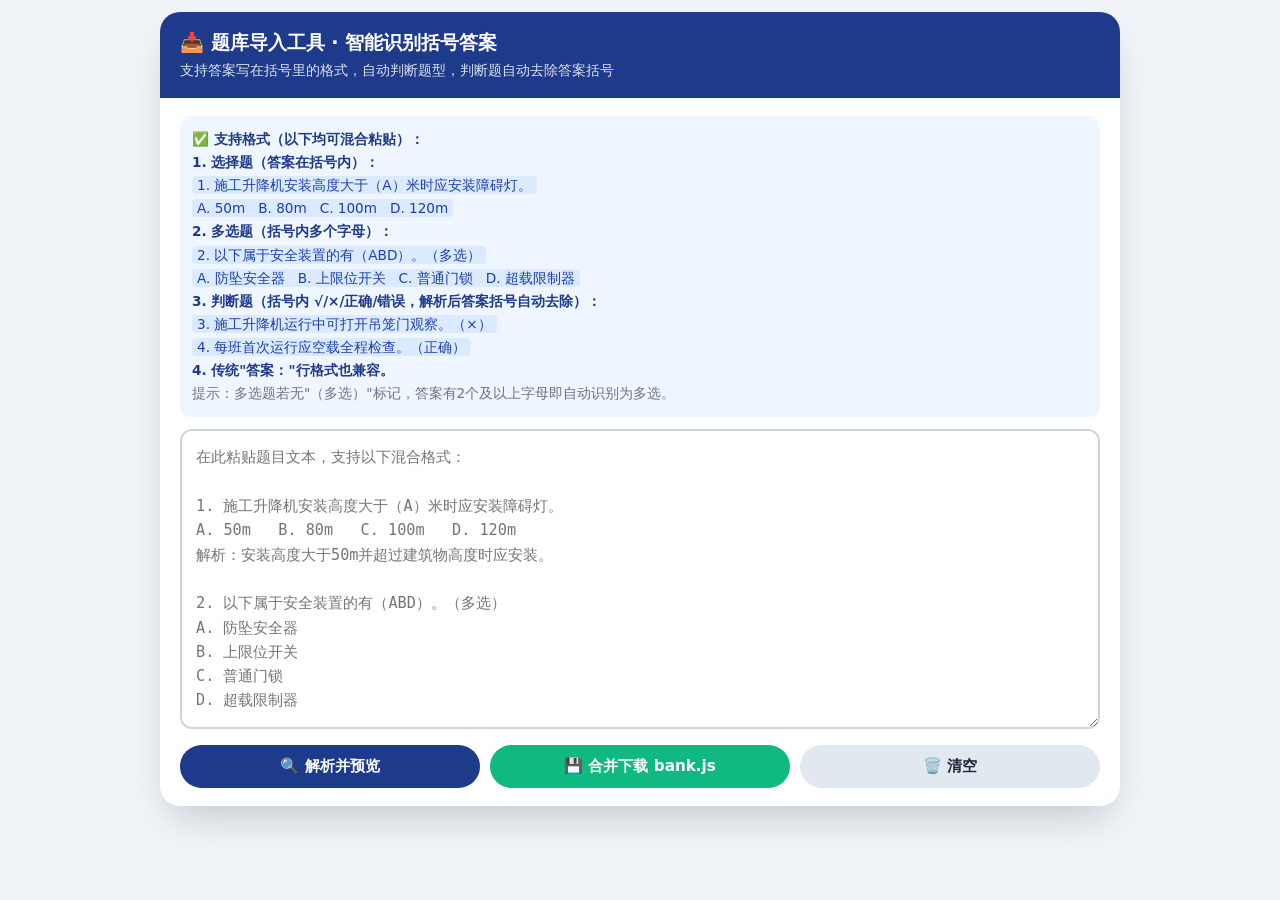
<file: kaoshi/import.html>
<!DOCTYPE html>
<html lang="zh-CN">
<head>
    <meta charset="UTF-8">
    <meta name="viewport" content="width=device-width, initial-scale=1.0">
    <title>题库导入工具 · 智能识别括号内答案</title>
    <style>
        * { margin: 0; padding: 0; box-sizing: border-box; font-family: system-ui, -apple-system, 'Segoe UI', Roboto, sans-serif; }
        body { background: #f0f4f8; padding: 12px; display: flex; justify-content: center; }
        .wrap { max-width: 960px; width: 100%; background: #fff; border-radius: 20px; box-shadow: 0 20px 40px -12px rgba(0,0,0,0.2); overflow: hidden; }
        .head { background: #1e3a8a; color: #fff; padding: 18px 20px; }
        .head h1 { font-size: 1.2rem; }
        .head p { font-size: 0.85rem; opacity: 0.85; margin-top: 6px; }
        .body { padding: 18px 20px; }
        textarea { width: 100%; min-height: 300px; padding: 14px; border: 2px solid #cbd5e1; border-radius: 12px; font-size: 0.95rem; line-height: 1.6; font-family: ui-monospace, monospace; resize: vertical; }
        textarea:focus { outline: none; border-color: #1e3a8a; }
        .row { display: flex; gap: 10px; margin-top: 12px; flex-wrap: wrap; }
        .btn { padding: 11px 18px; border-radius: 30px; border: none; font-weight: 600; font-size: 0.95rem; cursor: pointer; flex: 1; min-width: 120px; }
        .btn-primary { background: #1e3a8a; color: #fff; }
        .btn-primary:hover { background: #1e40af; }
        .btn-green { background: #10b981; color: #fff; }
        .btn-green:hover { background: #059669; }
        .btn-gray { background: #e2e8f0; color: #1e293b; }
        .btn-gray:hover { background: #cbd5e1; }
        .result-box { margin-top: 16px; background: #f8fafc; border-radius: 12px; padding: 14px; font-size: 0.9rem; line-height: 1.7; max-height: 360px; overflow: auto; }
        .tag { display: inline-block; padding: 2px 8px; border-radius: 6px; font-size: 0.75rem; font-weight: 700; margin-right: 6px; }
        .tag-single { background: #dbeafe; color: #1e40af; }
        .tag-multi { background: #fef3c7; color: #92400e; }
        .tag-judge { background: #d1fae5; color: #065f46; }
        .err { color: #ef4444; }
        .ok { color: #10b981; }
        .hint { background: #eff6ff; border-radius: 10px; padding: 12px; font-size: 0.85rem; color: #1e40af; line-height: 1.7; margin-bottom: 12px; }
        .hint code { background: #dbeafe; padding: 1px 5px; border-radius: 4px; }
        .hint strong { color: #1e3a8a; }
        @media (max-width: 600px) { .head h1 { font-size: 1.05rem; } .body { padding: 14px; } }
    </style>
</head>
<body>
<div class="wrap">
    <div class="head">
        <h1>📥 题库导入工具 · 智能识别括号答案</h1>
        <p>支持答案写在括号里的格式，自动判断题型，判断题自动去除答案括号</p>
    </div>
    <div class="body">
        <div class="hint">
            <strong>✅ 支持格式（以下均可混合粘贴）：</strong><br>
            <strong>1. 选择题（答案在括号内）：</strong><br>
            <code>1. 施工升降机安装高度大于（A）米时应安装障碍灯。</code><br>
            <code>A. 50m &nbsp; B. 80m &nbsp; C. 100m &nbsp; D. 120m</code><br>
            <strong>2. 多选题（括号内多个字母）：</strong><br>
            <code>2. 以下属于安全装置的有（ABD）。（多选）</code><br>
            <code>A. 防坠安全器 &nbsp; B. 上限位开关 &nbsp; C. 普通门锁 &nbsp; D. 超载限制器</code><br>
            <strong>3. 判断题（括号内 √/×/正确/错误，解析后答案括号自动去除）：</strong><br>
            <code>3. 施工升降机运行中可打开吊笼门观察。（×）</code><br>
            <code>4. 每班首次运行应空载全程检查。（正确）</code><br>
            <strong>4. 传统"答案："行格式也兼容。</strong><br>
            <span style="color:#64748b;">提示：多选题若无"（多选）"标记，答案有2个及以上字母即自动识别为多选。</span>
        </div>
        <textarea id="input" placeholder="在此粘贴题目文本，支持以下混合格式：

1. 施工升降机安装高度大于（A）米时应安装障碍灯。
A. 50m   B. 80m   C. 100m   D. 120m
解析：安装高度大于50m并超过建筑物高度时应安装。

2. 以下属于安全装置的有（ABD）。（多选）
A. 防坠安全器
B. 上限位开关
C. 普通门锁
D. 超载限制器

3. 施工升降机运行中可随时打开吊笼门观察。（×）
解析：运行中严禁打开吊笼门。

4. 施工升降机每3个月需进行超载试验。（正确）"></textarea>
        <div class="row">
            <button class="btn btn-primary" onclick="parseAndShow()">🔍 解析并预览</button>
            <button class="btn btn-green" onclick="mergeAndDownload()">💾 合并下载 bank.js</button>
            <button class="btn btn-gray" onclick="clearAll()">🗑️ 清空</button>
        </div>
        <div id="resultBox" class="result-box" style="display:none;"></div>
    </div>
</div>

<script>
    let parsedQuestions = [];

    // ---------- 答案词表 ----------
    const TRUE_WORDS = ['正确','对','√','✓','是','T','TRUE','Y','YES','A'];
    const FALSE_WORDS = ['错误','错','×','✗','否','F','FALSE','N','NO','B'];

    function isTrueWord(s) {
        s = String(s).trim().toUpperCase();
        return TRUE_WORDS.some(w => w.toUpperCase() === s);
    }
    function isFalseWord(s) {
        s = String(s).trim().toUpperCase();
        return FALSE_WORDS.some(w => w.toUpperCase() === s);
    }

    // ---------- 从题干括号中提取答案 ----------
    // 返回 { answer, cleanQuestion, ansType: 'single'|'multi'|'judge'|null }
    // 判断题：整段括号删除；选择题：括号替换为（ ）保留填空位
    function extractParenAnswer(questionLine) {
        const regex = /[（(]([^（）()]*)[）)]/g;
        let matches = [];
        let m;
        while ((m = regex.exec(questionLine)) !== null) {
            matches.push({ full: m[0], content: m[1].trim(), index: m.index });
        }
        if (matches.length === 0) return { answer: null, cleanQuestion: questionLine, ansType: null };

        // 从后往前找第一个非空内容的括号
        for (let i = matches.length - 1; i >= 0; i--) {
            const content = matches[i].content;
            if (content.length === 0) continue;
            const upper = content.toUpperCase();

            // 判断题：整段括号删除（连括号一起）
            if (isTrueWord(content) || isFalseWord(content)) {
                return {
                    answer: content,
                    cleanQuestion: questionLine.substring(0, matches[i].index) + questionLine.substring(matches[i].index + matches[i].full.length),
                    ansType: 'judge'
                };
            }
            // 单选：括号替换为（ ）保留填空位
            if (/^[A-F]$/.test(upper)) {
                return {
                    answer: upper,
                    cleanQuestion: questionLine.substring(0, matches[i].index) + '（ ）' + questionLine.substring(matches[i].index + matches[i].full.length),
                    ansType: 'single'
                };
            }
            // 多选：括号替换为（ ）保留填空位
            if (/^[A-F]{2,}$/.test(upper)) {
                return {
                    answer: upper,
                    cleanQuestion: questionLine.substring(0, matches[i].index) + '（ ）' + questionLine.substring(matches[i].index + matches[i].full.length),
                    ansType: 'multi'
                };
            }
            // 不像答案，继续往前找
        }
        return { answer: null, cleanQuestion: questionLine, ansType: null };
    }

    // ---------- 主解析器 ----------
    function parseText(text) {
        const lines = text.split(/\r?\n/).map(l => l.trim()).filter(l => l.length > 0);
        const questions = [];
        let current = null;

        const isQuestionStart = (line) => /^\d+[\.、\)]/.test(line);
        const isOptionLine = (line) => /^[A-F][\.、\)]\s*.+/.test(line) || /^[A-F]\s+[^A-F]/.test(line);

        function finalize(q) {
            if (!q || !q.question) return;
            let type = q.type;
            let ansRaw = (q.answerRaw || '').trim();
            if (q.parenAnswer && !ansRaw) ansRaw = q.parenAnswer;

            // 判断题识别
            const isJudgeByParen = q.parenAnswer && (isTrueWord(q.parenAnswer) || isFalseWord(q.parenAnswer));
            const isJudgeByAns = ansRaw && (isTrueWord(ansRaw) || isFalseWord(ansRaw));
            const isJudgeByText = /（判断）|\(判断\)|判断题/.test(q.question) || (!q.options.length && (isJudgeByParen || isJudgeByAns));

            if (!type) {
                if (isJudgeByText || isJudgeByParen || isJudgeByAns) type = 'judge';
                else if (q.options.length > 0) {
                    const letters = (ansRaw.match(/[A-F]/gi) || []);
                    type = letters.length >= 2 ? 'multi' : 'single';
                } else {
                    type = 'judge';
                }
            }

            if (type === 'judge') {
                let ans = 0;
                if (isFalseWord(ansRaw)) ans = 1;
                else if (isTrueWord(ansRaw)) ans = 0;
                // 判断题题干：去掉题型标记，并去掉残留的空括号
                let cleanQ = q.question.replace(/（判断）|\(判断\)|判断题/g, '').trim();
                cleanQ = cleanQ.replace(/[（(]\s*[）)]/g, '').trim();   // 去除空括号
                questions.push({
                    type: 'judge',
                    question: cleanQ,
                    answer: ans,
                    explanation: q.explanation || ''
                });
            } else if (type === 'multi') {
                const letters = (ansRaw.match(/[A-F]/gi) || []).map(s => s.toUpperCase());
                const ansArr = [...new Set(letters)].map(l => l.charCodeAt(0) - 65).filter(n => n >= 0 && n < q.options.length).sort((a,b)=>a-b);
                if (q.options.length === 0) return;
                questions.push({
                    type: 'multi',
                    question: q.question.replace(/（多选）|\(多选\)|多选题/g, '').trim(),
                    options: q.options,
                    answer: ansArr.length ? ansArr : [0],
                    explanation: q.explanation || ''
                });
            } else {
                const m = ansRaw.match(/[A-F]/i);
                const ansIdx = m ? m[0].toUpperCase().charCodeAt(0) - 65 : 0;
                if (q.options.length === 0) return;
                questions.push({
                    type: 'single',
                    question: q.question.replace(/（单选）|\(单选\)|单选题/g, '').trim(),
                    options: q.options,
                    answer: (ansIdx >= 0 && ansIdx < q.options.length) ? ansIdx : 0,
                    explanation: q.explanation || ''
                });
            }
        }

        for (let i = 0; i < lines.length; i++) {
            const line = lines[i];

            // 新题开始
            if (isQuestionStart(line)) {
                if (current) finalize(current);
                let qText = line.replace(/^\d+[\.、\)]\s*/, '');
                const { answer: parenAns, cleanQuestion, ansType } = extractParenAnswer(qText);
                current = {
                    question: cleanQuestion,
                    options: [],
                    answerRaw: '',
                    parenAnswer: parenAns,
                    type: ansType || null,
                    explanation: ''
                };
                // 题干中的题型标记覆盖
                if (/（判断）|\(判断\)|判断题/.test(qText)) current.type = 'judge';
                else if (/（多选）|\(多选\)|多选题/.test(qText)) current.type = 'multi';
                else if (/（单选）|\(单选\)|单选题/.test(qText)) current.type = 'single';
                continue;
            }

            if (!current) continue;

            // 答案行
            let ansMatch = line.match(/^(?:答案|正确答案|参考答案)\s*[:：]\s*(.+)/i);
            if (ansMatch) {
                current.answerRaw = ansMatch[1].trim();
                continue;
            }
            // 解析行
            let expMatch = line.match(/^(?:解析|说明)\s*[:：]\s*(.+)/i);
            if (expMatch) {
                current.explanation = expMatch[1].trim();
                continue;
            }

            // 选项行
            if (isOptionLine(line)) {
                const parts = line.split(/\s{2,}|(?=[A-F][\.、\)]\s*)/).filter(s => s.trim());
                if (parts.length >= 2 && parts.filter(p => /^[A-F][\.、\)]/.test(p)).length >= 2) {
                    parts.forEach(p => {
                        const m = p.match(/^([A-F])[\.、\)]\s*(.+)/);
                        if (m) current.options.push(m[2].trim());
                    });
                } else {
                    const m = line.match(/^([A-F])[\.、\)]\s*(.+)/) || line.match(/^([A-F])\s+(.+)/);
                    if (m) current.options.push(m[2].trim());
                }
                continue;
            }

            // 题干续行：在选项出现前，再尝试提取括号答案
            if (current.options.length === 0) {
                const { answer: moreAns, cleanQuestion, ansType } = extractParenAnswer(line);
                if (moreAns && !current.parenAnswer) {
                    current.parenAnswer = moreAns;
                    if (ansType) current.type = ansType;
                    current.question += ' ' + cleanQuestion;
                } else {
                    current.question += ' ' + line;
                }
            }
        }
        if (current) finalize(current);
        return questions;
    }

    // ---------- 预览 ----------
    function parseAndShow() {
        const text = document.getElementById('input').value;
        const box = document.getElementById('resultBox');
        box.style.display = 'block';
        if (!text.trim()) {
            box.innerHTML = '<span class="err">请先粘贴题目文本。</span>';
            return;
        }
        try {
            parsedQuestions = parseText(text);
        } catch (e) {
            box.innerHTML = `<span class="err">解析出错：${e.message}</span>`;
            return;
        }
        if (parsedQuestions.length === 0) {
            box.innerHTML = '<span class="err">没有解析出题目，请检查格式（题干需以数字编号开头）。</span>';
            return;
        }
        let html = `<div class="ok">✅ 成功解析 ${parsedQuestions.length} 道题：</div><hr style="margin:8px 0;border:none;border-top:1px solid #e2e8f0;">`;
        parsedQuestions.forEach((q, i) => {
            const tag = q.type === 'single' ? '<span class="tag tag-single">单选</span>' : q.type === 'multi' ? '<span class="tag tag-multi">多选</span>' : '<span class="tag tag-judge">判断</span>';
            let ansText = '';
            if (q.type === 'judge') ansText = q.answer === 0 ? '正确' : '错误';
            else if (q.type === 'multi') ansText = q.answer.map(a => String.fromCharCode(65+a)).join('、');
            else ansText = String.fromCharCode(65 + q.answer);
            html += `<div style="margin-bottom:10px;">${tag}<strong>${i+1}.</strong> ${escapeHtml(q.question)}<br>`;
            if (q.options) html += `<span style="color:#64748b;">选项：</span>${q.options.map((o,oi)=>String.fromCharCode(65+oi)+'.'+escapeHtml(o)).join('  ')}<br>`;
            html += `<span style="color:#10b981;">答案：${ansText}</span>`;
            if (q.explanation) html += ` <span style="color:#64748b;">｜解析：${escapeHtml(q.explanation)}</span>`;
            html += `</div>`;
        });
        box.innerHTML = html;
    }

    function escapeHtml(s) {
        return String(s).replace(/[&<>"]/g, c => ({'&':'&amp;','<':'&lt;','>':'&gt;','"':'&quot;'}[c]));
    }

    // ---------- 生成代码 ----------
    function toBankCode(list) {
        return list.map(q => {
            if (q.type === 'judge') {
                return `    { type:'judge', question:${JSON.stringify(q.question)}, answer:${q.answer}, explanation:${JSON.stringify(q.explanation||'')} },`;
            } else if (q.type === 'multi') {
                return `    { type:'multi', question:${JSON.stringify(q.question)}, options:${JSON.stringify(q.options)}, answer:${JSON.stringify(q.answer)}, explanation:${JSON.stringify(q.explanation||'')} },`;
            } else {
                return `    { type:'single', question:${JSON.stringify(q.question)}, options:${JSON.stringify(q.options)}, answer:${q.answer}, explanation:${JSON.stringify(q.explanation||'')} },`;
            }
        }).join('\n');
    }

    // ---------- 合并下载 ----------
    function mergeAndDownload() {
        if (!parsedQuestions.length) {
            const text = document.getElementById('input').value;
            if (!text.trim()) { alert('请先粘贴题目文本并解析。'); return; }
            parsedQuestions = parseText(text);
            if (!parsedQuestions.length) { alert('没有解析出题目。'); return; }
        }

        let existingQuestions = [];
        try {
            const xhr = new XMLHttpRequest();
            xhr.open('GET', 'bank.js', false);
            xhr.send(null);
            if (xhr.status === 200 || xhr.status === 0) {
                const existingCode = xhr.responseText;
                const match = existingCode.match(/const\s+questionBank\s*=\s*\[([\s\S]*?)\];/);
                if (match) {
                    try {
                        const fn = new Function('return [' + match[1] + '];');
                        existingQuestions = fn();
                    } catch (e) {
                        console.warn('现有题库解析失败，将只生成新题库', e);
                    }
                }
            }
        } catch (e) {
            console.warn('无法读取现有 bank.js，将只生成新题库', e);
        }

        const allQuestions = existingQuestions.concat(parsedQuestions);
        const seen = new Set();
        const unique = [];
        allQuestions.forEach(q => {
            if (!seen.has(q.question)) { seen.add(q.question); unique.push(q); }
        });

        const header = `// ============================================================\n// 河南建筑电梯司机 · 题库文件（自动生成）\n// 生成时间：${new Date().toLocaleString()}\n// 共 ${unique.length} 题\n// ============================================================\n\nconst questionBank = [\n`;
        const footer = `\n];\n`;
        const singles = unique.filter(q => q.type === 'single');
        const multis = unique.filter(q => q.type === 'multi');
        const judges = unique.filter(q => q.type === 'judge');
        let body = '';
        if (singles.length) body += '    // ---------- 单选题 ----------\n' + toBankCode(singles) + '\n\n';
        if (multis.length) body += '    // ---------- 多选题 ----------\n' + toBankCode(multis) + '\n\n';
        if (judges.length) body += '    // ---------- 判断题 ----------\n' + toBankCode(judges) + '\n';

        const content = header + body + footer;
        const blob = new Blob([content], { type: 'text/javascript;charset=utf-8' });
        const url = URL.createObjectURL(blob);
        const a = document.createElement('a');
        a.href = url;
        a.download = 'bank.js';
        document.body.appendChild(a);
        a.click();
        document.body.removeChild(a);
        URL.revokeObjectURL(url);

        document.getElementById('resultBox').style.display = 'block';
        document.getElementById('resultBox').innerHTML = `<div class="ok">✅ 已生成并下载 bank.js，共 ${unique.length} 题（原有 ${existingQuestions.length} 题 + 新增 ${parsedQuestions.length} 题，去重后 ${unique.length} 题）。<br>把下载的 bank.js 覆盖到考试目录即可。</div>`;
    }

    function clearAll() {
        document.getElementById('input').value = '';
        document.getElementById('resultBox').style.display = 'none';
        parsedQuestions = [];
    }
</script>
</body>
</html>
</file>
